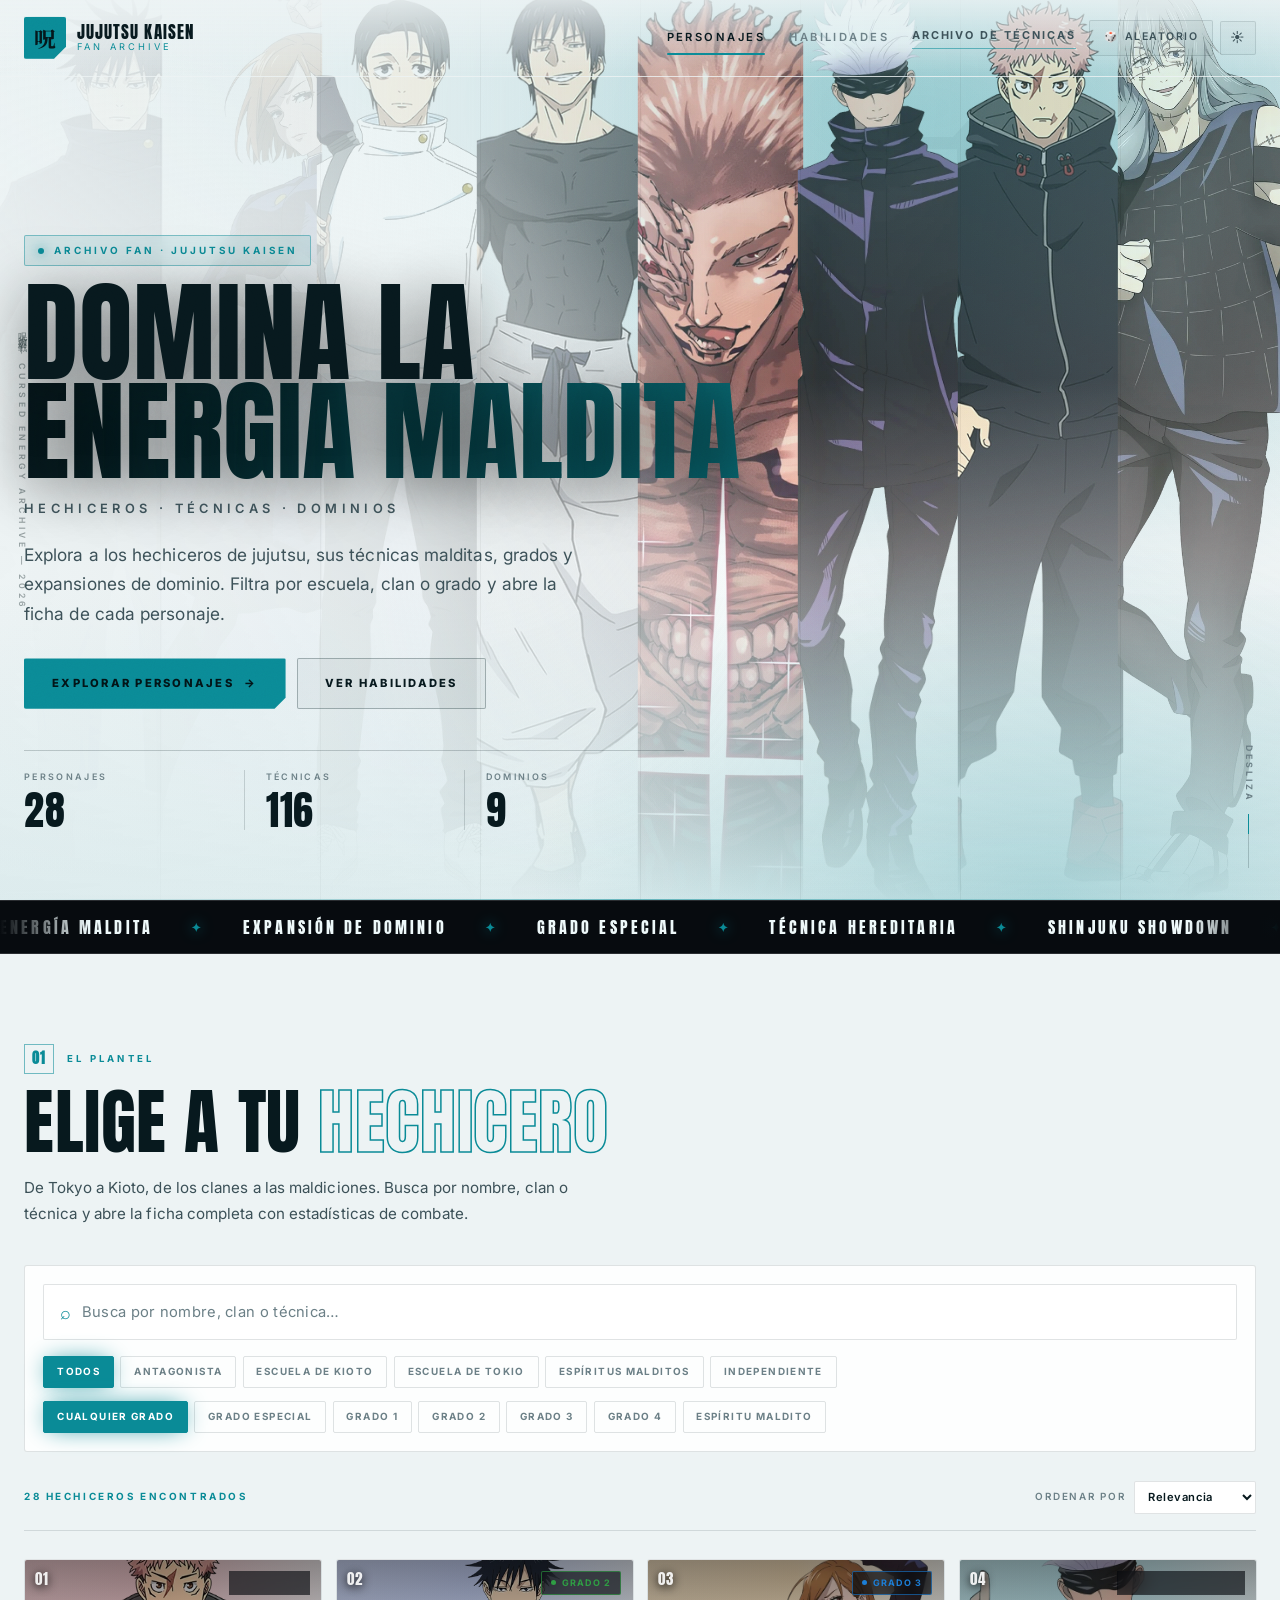
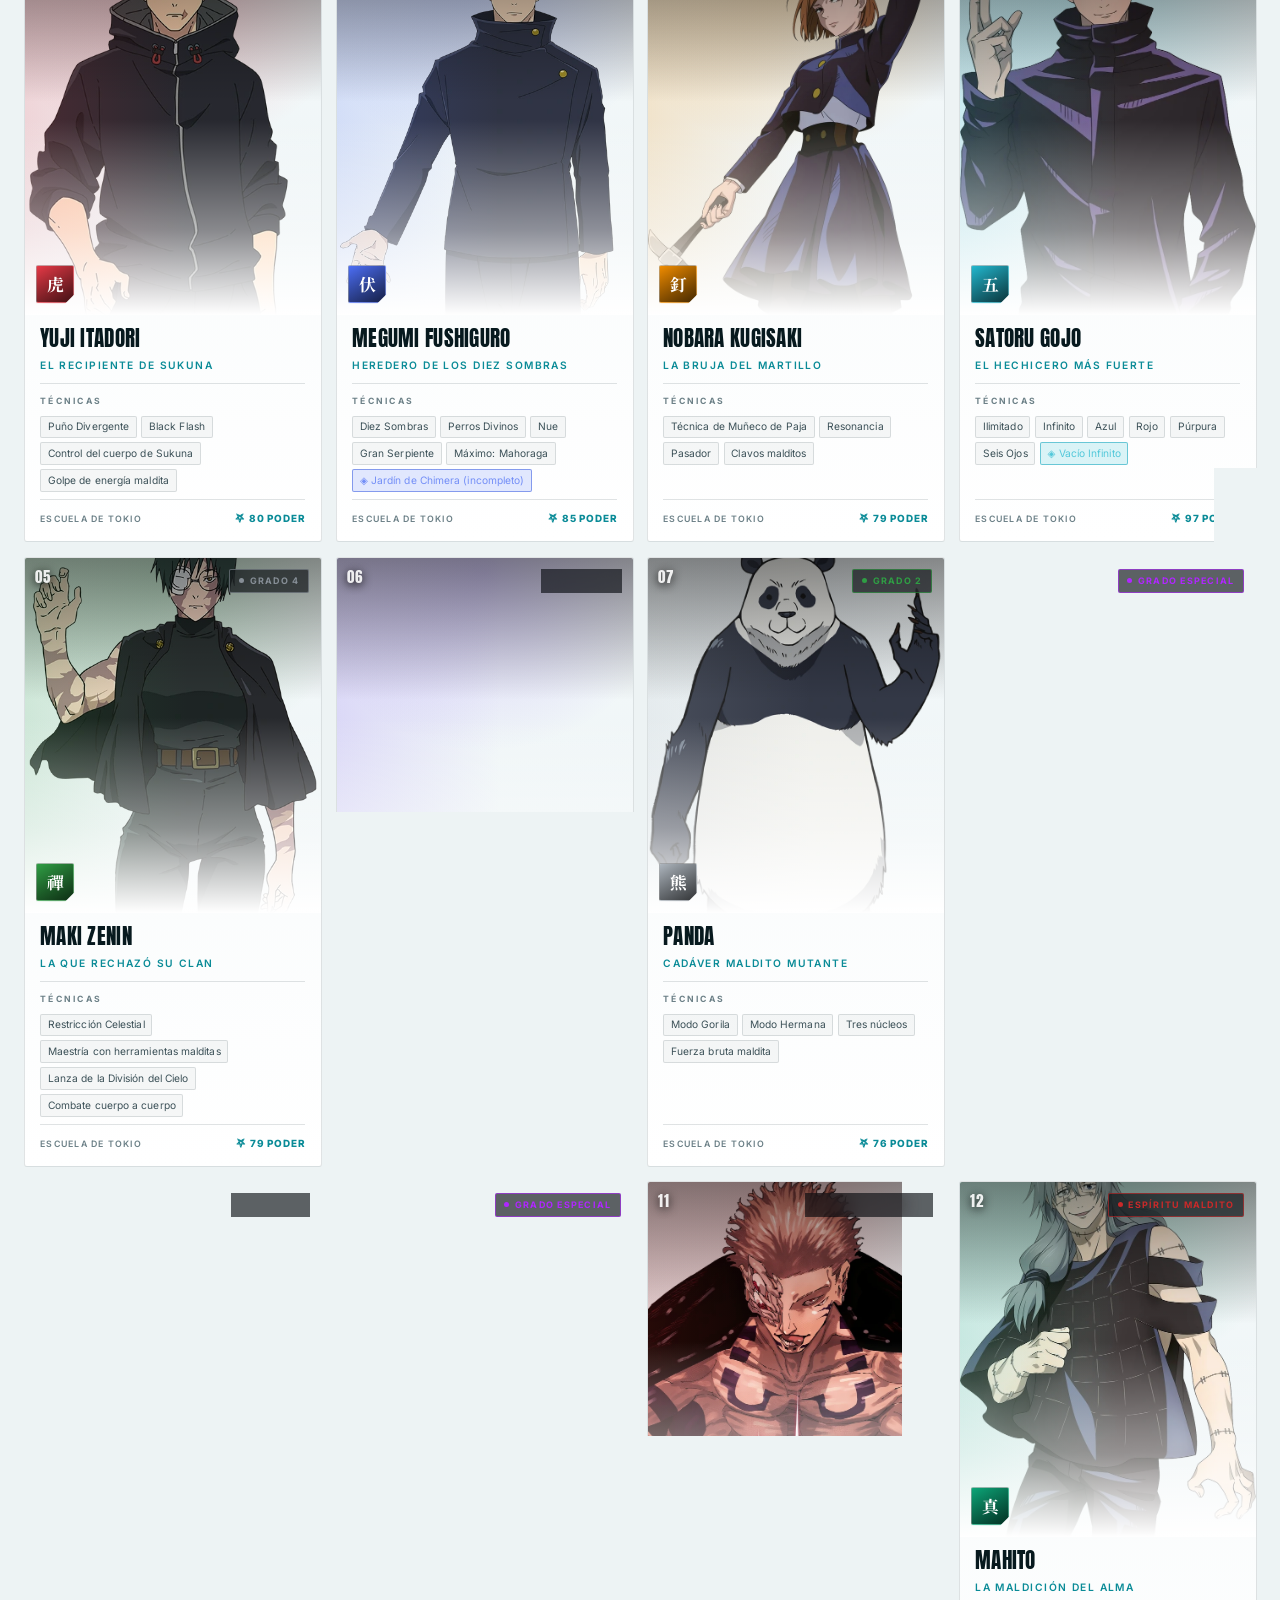
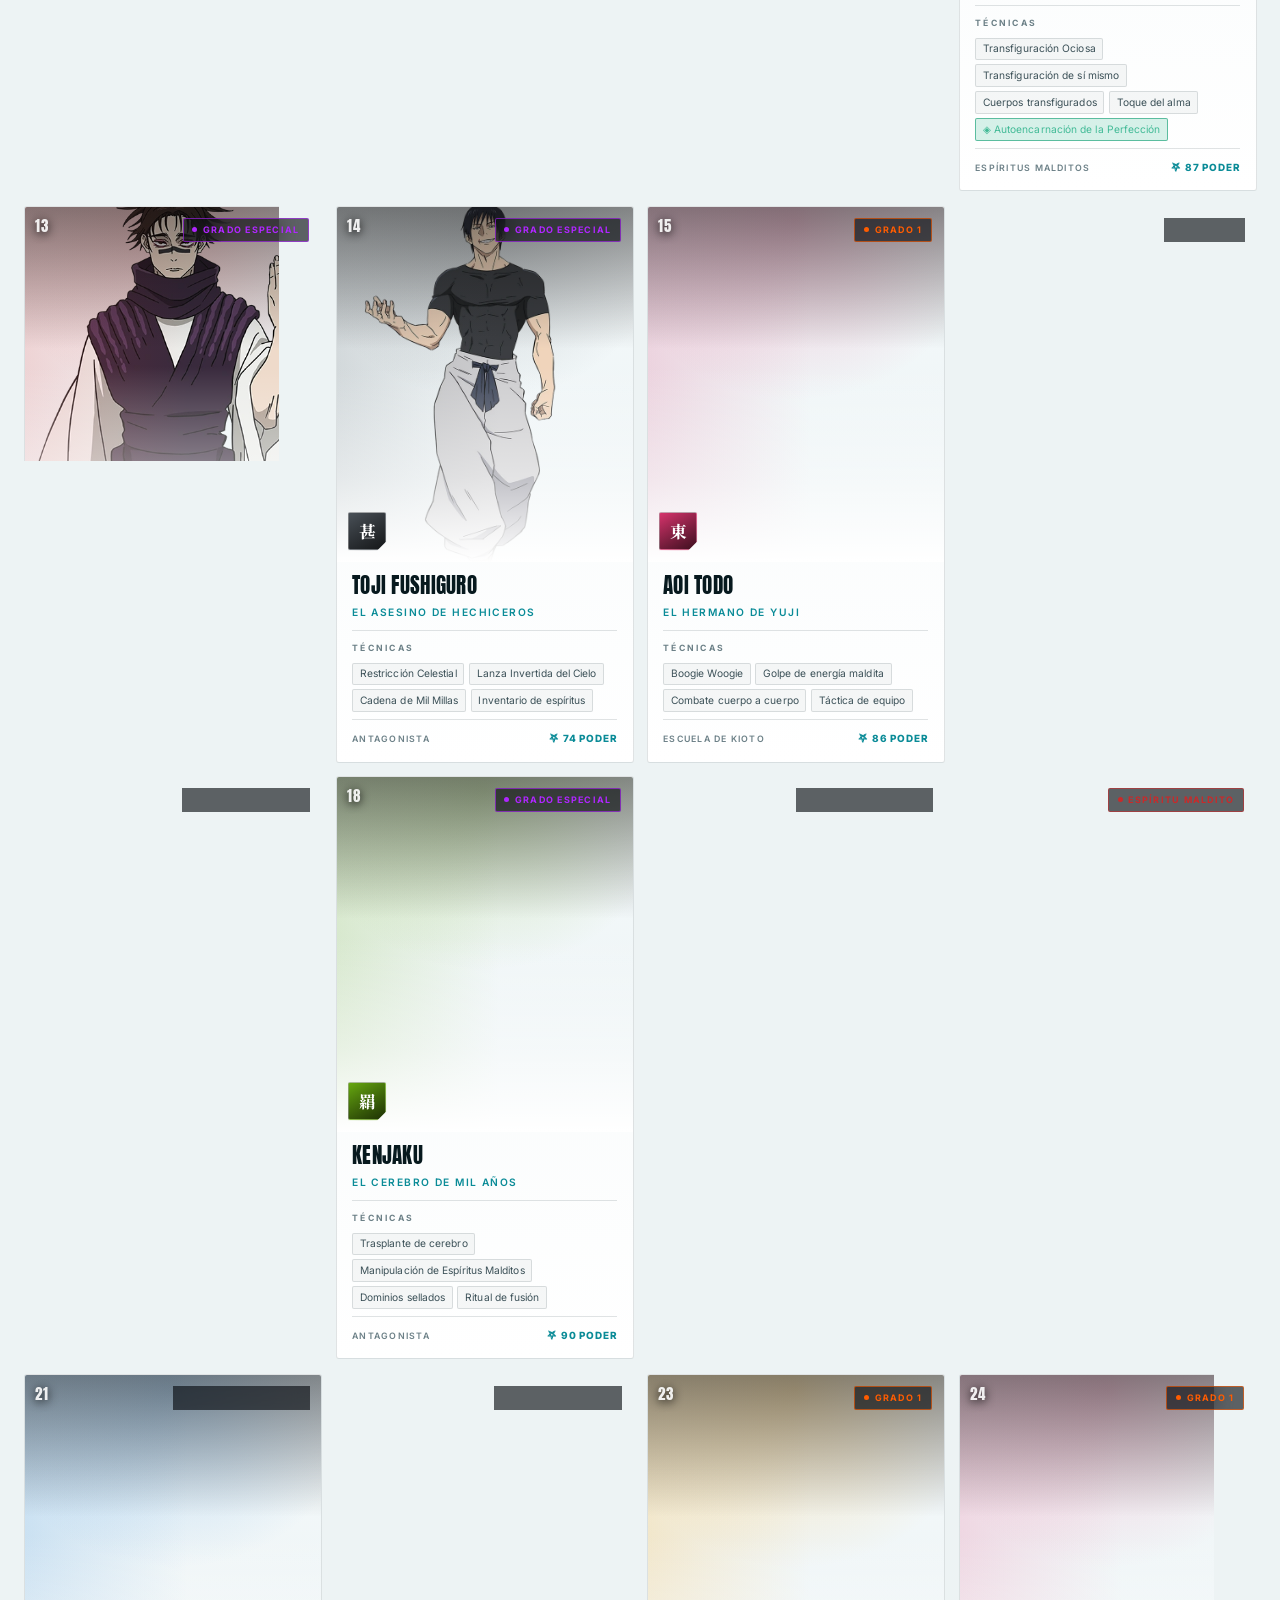
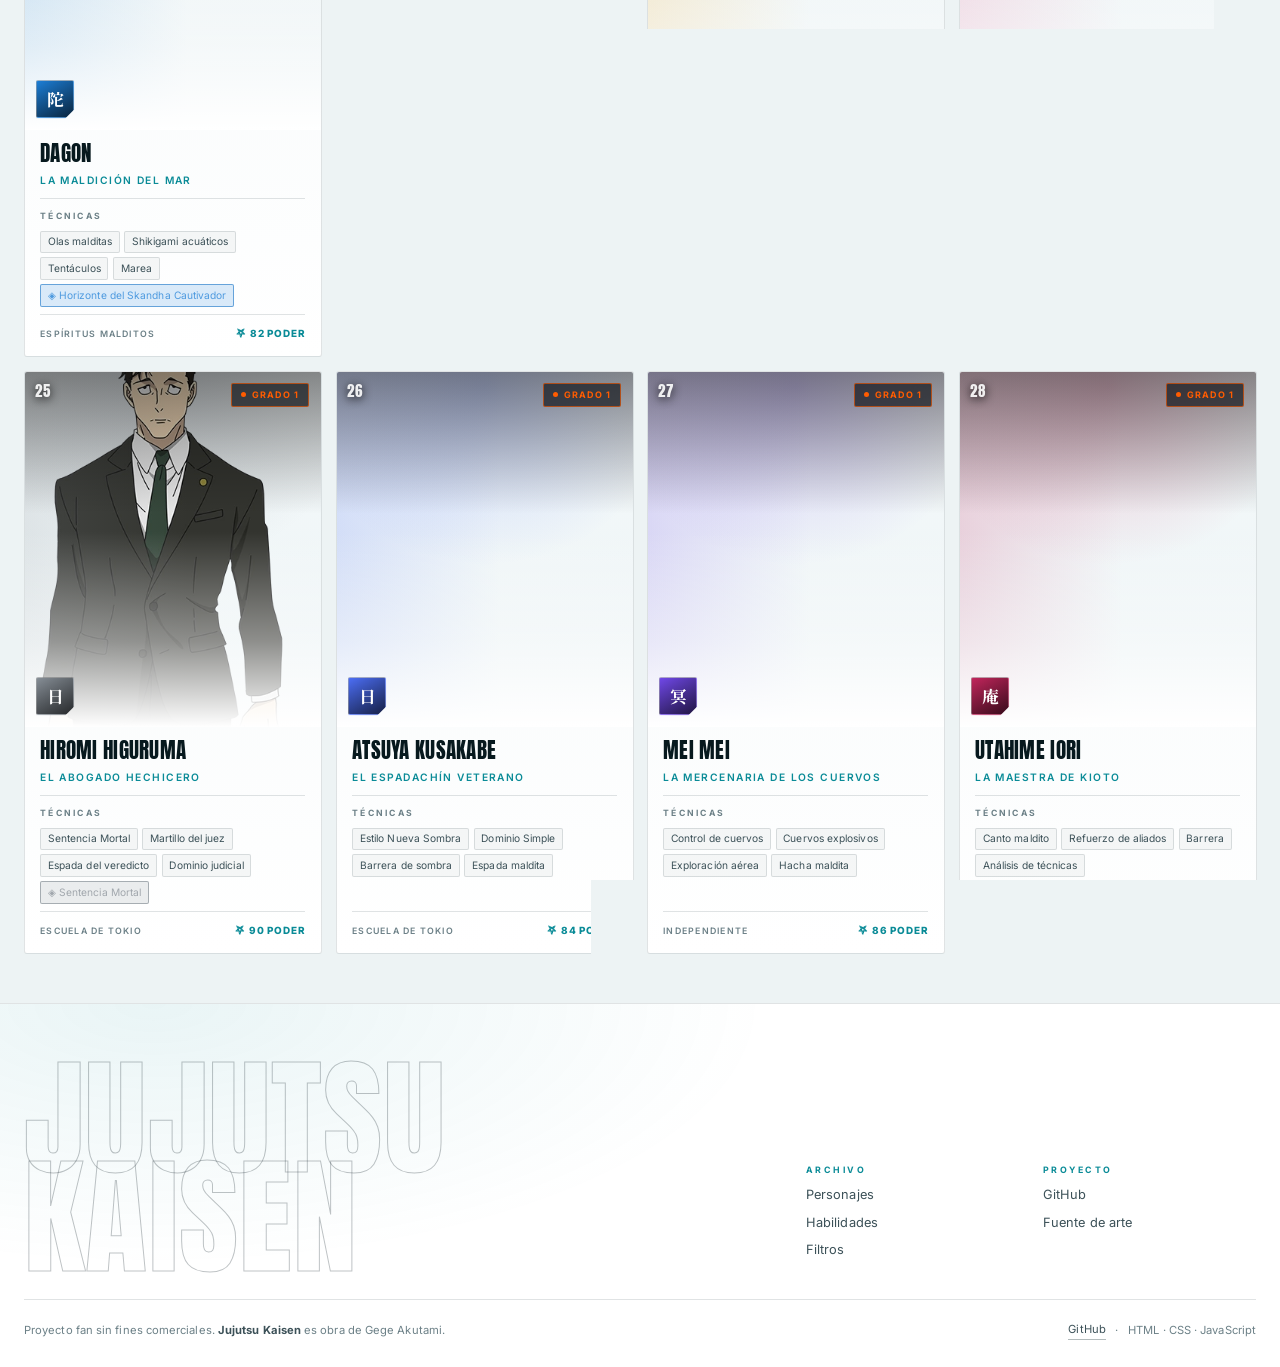
<file: index.html>
<!DOCTYPE html>
<html lang="es">
<head>
  <meta charset="UTF-8" />
  <meta name="viewport" content="width=device-width, initial-scale=1.0" />
  <title>Jujutsu Kaisen — Wiki de Hechiceros</title>
  <meta name="description" content="Wiki no oficial de Jujutsu Kaisen: personajes, técnicas malditas, expansiones de dominio y estadísticas de combate." />
  <link rel="icon" href="data:image/svg+xml,%3Csvg xmlns='http://www.w3.org/2000/svg' viewBox='0 0 100 100'%3E%3Ctext y='.9em' font-size='90'%3E%F0%9F%91%81%EF%B8%8F%3C/text%3E%3C/svg%3E" />
  <link rel="preconnect" href="https://fonts.googleapis.com" />
  <link rel="preconnect" href="https://fonts.gstatic.com" crossorigin />
  <link href="https://fonts.googleapis.com/css2?family=Anton&family=Inter:wght@300;400;500;600;700;800&family=Noto+Serif+JP:wght@700&display=swap" rel="stylesheet" />
  <link rel="stylesheet" href="css/style.css" />
</head>
<body>
  <div class="progress" aria-hidden="true"><i id="progress-bar"></i></div>
  <div class="aura aura-1" aria-hidden="true"></div>
  <div class="aura aura-2" aria-hidden="true"></div>

  <header class="site-header">
    <div class="wrap header-inner">
      <a class="brand" href="#top" aria-label="Jujutsu Kaisen, ir al inicio">
        <span class="brand-mark" aria-hidden="true">呪</span>
        <span class="brand-text">
          <strong>Jujutsu Kaisen</strong>
          <small>Fan archive</small>
        </span>
      </a>

      <nav class="site-nav" aria-label="Secciones">
        <a class="nav-link is-active" href="index.html" aria-current="page">Personajes</a>
        <a class="nav-link" href="habilidades.html">Habilidades</a>
      </nav>

      <nav class="header-actions" aria-label="Acciones">
        <a class="btn-head" href="habilidades.html">Archivo de técnicas</a>
        <button class="btn-ghost" id="btn-random" type="button" title="Personaje aleatorio">
          <span aria-hidden="true">🎲</span> Aleatorio
        </button>
        <button class="btn-ghost" id="btn-theme" type="button" aria-label="Cambiar tema" title="Cambiar tema">
          <span id="theme-icon" aria-hidden="true">☾</span>
        </button>
      </nav>
    </div>
  </header>

  <main id="top">
    <section class="hero" id="inicio">
      <div class="hero-art" aria-hidden="true">
        <img class="hero-art-img" src="assets/personajes/megumi.webp" alt="" />
        <img class="hero-art-img" src="assets/personajes/nobara.webp" alt="" />
        <img class="hero-art-img" src="assets/personajes/yuta.webp" alt="" />
        <img class="hero-art-img" src="assets/personajes/toji.webp" alt="" />
        <img class="hero-art-img" src="assets/personajes/sukuna.webp" alt="" />
        <img class="hero-art-img" src="assets/personajes/gojo.webp" alt="" />
        <img class="hero-art-img" src="assets/personajes/yuji.webp" alt="" />
        <img class="hero-art-img" src="assets/personajes/mahito.webp" alt="" />
      </div>
      <div class="hero-veil" aria-hidden="true"></div>
      <span class="hero-grid" aria-hidden="true"></span>

      <div class="wrap hero-inner">
        <p class="hero-kicker">
          <span class="kicker-dot" aria-hidden="true"></span>
          Archivo fan · Jujutsu Kaisen
        </p>

        <h1 class="hero-title">
          <span class="line">Domina la</span>
          <span class="line accent">energía maldita</span>
          <span class="line line-sm">Hechiceros · Técnicas · Dominios</span>
        </h1>

        <p class="hero-copy">
          Explora a los hechiceros de jujutsu, sus técnicas malditas, grados y expansiones de dominio.
          Filtra por escuela, clan o grado y abre la ficha de cada personaje.
        </p>

        <div class="hero-actions">
          <a class="btn btn-primary" href="#personajes">
            Explorar personajes <span aria-hidden="true">→</span>
          </a>
          <a class="btn btn-outline" href="habilidades.html">Ver habilidades</a>
        </div>

        <dl class="hero-stats">
          <div><dt id="stat-total">0</dt><dd>Personajes</dd></div>
          <div><dt id="stat-techniques">0</dt><dd>Técnicas</dd></div>
          <div><dt id="stat-domains">0</dt><dd>Dominios</dd></div>
        </dl>
      </div>

      <a class="hero-scroll" href="#personajes" aria-label="Bajar al plantel">
        <span>Desliza</span>
        <i aria-hidden="true"></i>
      </a>
      <p class="hero-rail" aria-hidden="true">呪術廻戦 — Cursed energy archive — 2026</p>
    </section>

    <div class="ticker" aria-hidden="true">
      <div class="ticker-track">
        <div class="ticker-group">
          <span>Energía maldita</span><b>✦</b>
          <span>Expansión de dominio</span><b>✦</b>
          <span>Grado especial</span><b>✦</b>
          <span>Técnica hereditaria</span><b>✦</b>
          <span>Shinjuku Showdown</span><b>✦</b>
        </div>
        <div class="ticker-group">
          <span>Energía maldita</span><b>✦</b>
          <span>Expansión de dominio</span><b>✦</b>
          <span>Grado especial</span><b>✦</b>
          <span>Técnica hereditaria</span><b>✦</b>
          <span>Shinjuku Showdown</span><b>✦</b>
        </div>
      </div>
    </div>

    <section class="section-head wrap reveal" id="personajes">
      <p class="section-kicker"><span>01</span> El plantel</p>
      <h2 class="display-title">Elige a tu <em>hechicero</em></h2>
      <p class="section-sub">
        De Tokyo a Kioto, de los clanes a las maldiciones. Busca por nombre, clan o técnica
        y abre la ficha completa con estadísticas de combate.
      </p>
    </section>

    <section class="controls wrap reveal" aria-label="Buscador y filtros">
      <div class="search-box">
        <span class="search-icon" aria-hidden="true">⌕</span>
        <input id="search" type="search" placeholder="Busca por nombre, clan o técnica…" autocomplete="off" aria-label="Buscar personaje" />
        <button id="btn-clear" class="search-clear" type="button" aria-label="Limpiar búsqueda" hidden>✕</button>
      </div>

      <div class="filters">
        <div class="filter-group" id="filters-affiliation" role="group" aria-label="Filtrar por afiliación">
          <button class="chip is-active" data-afiliacion="todos" type="button">Todos</button>
        </div>
        <div class="filter-group" id="filters-grade" role="group" aria-label="Filtrar por grado"></div>
      </div>
    </section>

    <section class="wrap results-head">
      <p class="results-count" id="results-count" role="status" aria-live="polite"></p>
      <label class="sort">
        Ordenar por
        <select id="sort">
          <option value="default">Relevancia</option>
          <option value="nombre">Nombre (A-Z)</option>
          <option value="poder">Poder total</option>
          <option value="grado">Grado</option>
        </select>
      </label>
    </section>

    <section class="wrap">
      <div class="grid" id="grid"></div>
      <p class="empty" id="empty" hidden>
        <span aria-hidden="true">🕳️</span>
        Ningún hechicero coincide con tu búsqueda. Prueba con otro nombre o quita los filtros.
      </p>
    </section>
  </main>

  <footer class="site-footer">
    <div class="wrap footer-top">
      <p class="footer-display" aria-hidden="true">Jujutsu<br />Kaisen</p>
      <div class="footer-cols">
        <div>
          <p class="footer-label">Archivo</p>
          <a href="index.html">Personajes</a>
          <a href="habilidades.html">Habilidades</a>
          <a href="#personajes">Filtros</a>
        </div>
        <div>
          <p class="footer-label">Proyecto</p>
          <a href="https://github.com/valentinahernandezvh8824-del/jujutsu-kaisen" target="_blank" rel="noopener">GitHub</a>
          <a href="https://jujutsu-kaisen.fandom.com/" target="_blank" rel="noopener">Fuente de arte</a>
        </div>
      </div>
    </div>

    <div class="wrap footer-inner">
      <p>
        Proyecto fan sin fines comerciales. <strong>Jujutsu Kaisen</strong> es obra de Gege Akutami.
      </p>
      <p class="footer-meta">
        <a href="https://github.com/valentinahernandezvh8824-del/jujutsu-kaisen" target="_blank" rel="noopener">GitHub</a>
        <span aria-hidden="true">·</span>
        <span>HTML · CSS · JavaScript</span>
      </p>
    </div>
  </footer>

  <!-- Ficha de personaje -->
  <div class="modal" id="modal" role="dialog" aria-modal="true" aria-labelledby="modal-name" hidden>
    <div class="modal-backdrop" data-close></div>
    <article class="modal-card" role="document">
      <button class="modal-close" id="modal-close" type="button" aria-label="Cerrar ficha">✕</button>
      <div class="modal-hero" id="modal-hero">
        <img class="modal-art" id="modal-art" alt="" width="640" height="360" hidden />
        <span class="modal-watermark" id="modal-watermark" aria-hidden="true"></span>
      </div>

      <div class="modal-head">
        <span class="badge" id="modal-grade"></span>
        <h2 id="modal-name"></h2>
        <p class="modal-epithet" id="modal-epithet"></p>
        <p class="modal-meta" id="modal-meta"></p>
      </div>

      <div class="modal-body">
        <p class="modal-desc" id="modal-desc"></p>

        <h3 class="section-title">Técnicas</h3>
        <ul class="tech-list" id="modal-techs"></ul>

        <div id="modal-domain-wrap" hidden>
          <h3 class="section-title">Expansión de Dominio</h3>
          <p class="domain-box" id="modal-domain"></p>
        </div>

        <h3 class="section-title">Estadísticas de combate</h3>
        <div class="stats" id="modal-stats"></div>
      </div>
    </article>
  </div>

  <script src="js/data.js"></script>
  <script src="js/imagenes.js"></script>
  <script src="js/ui.js"></script>
  <script src="js/app.js"></script>
</body>
</html>
</file>
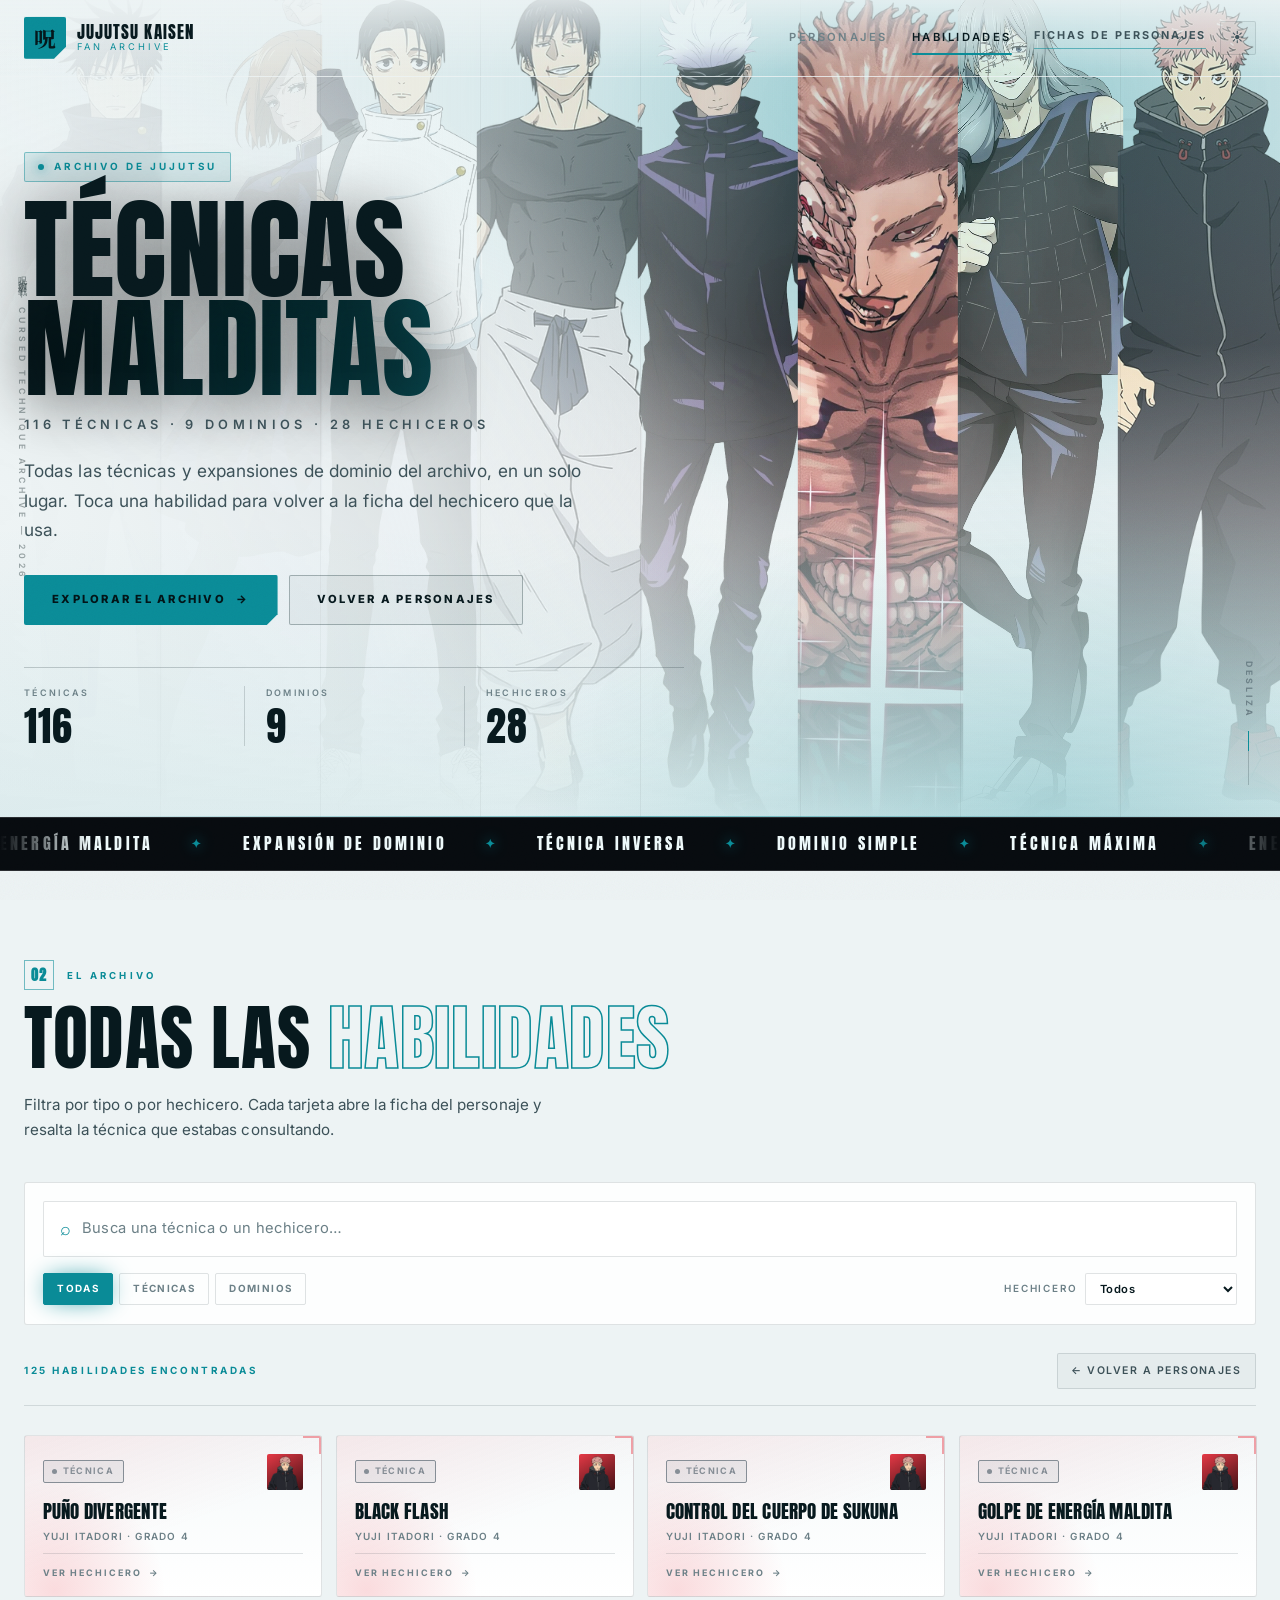
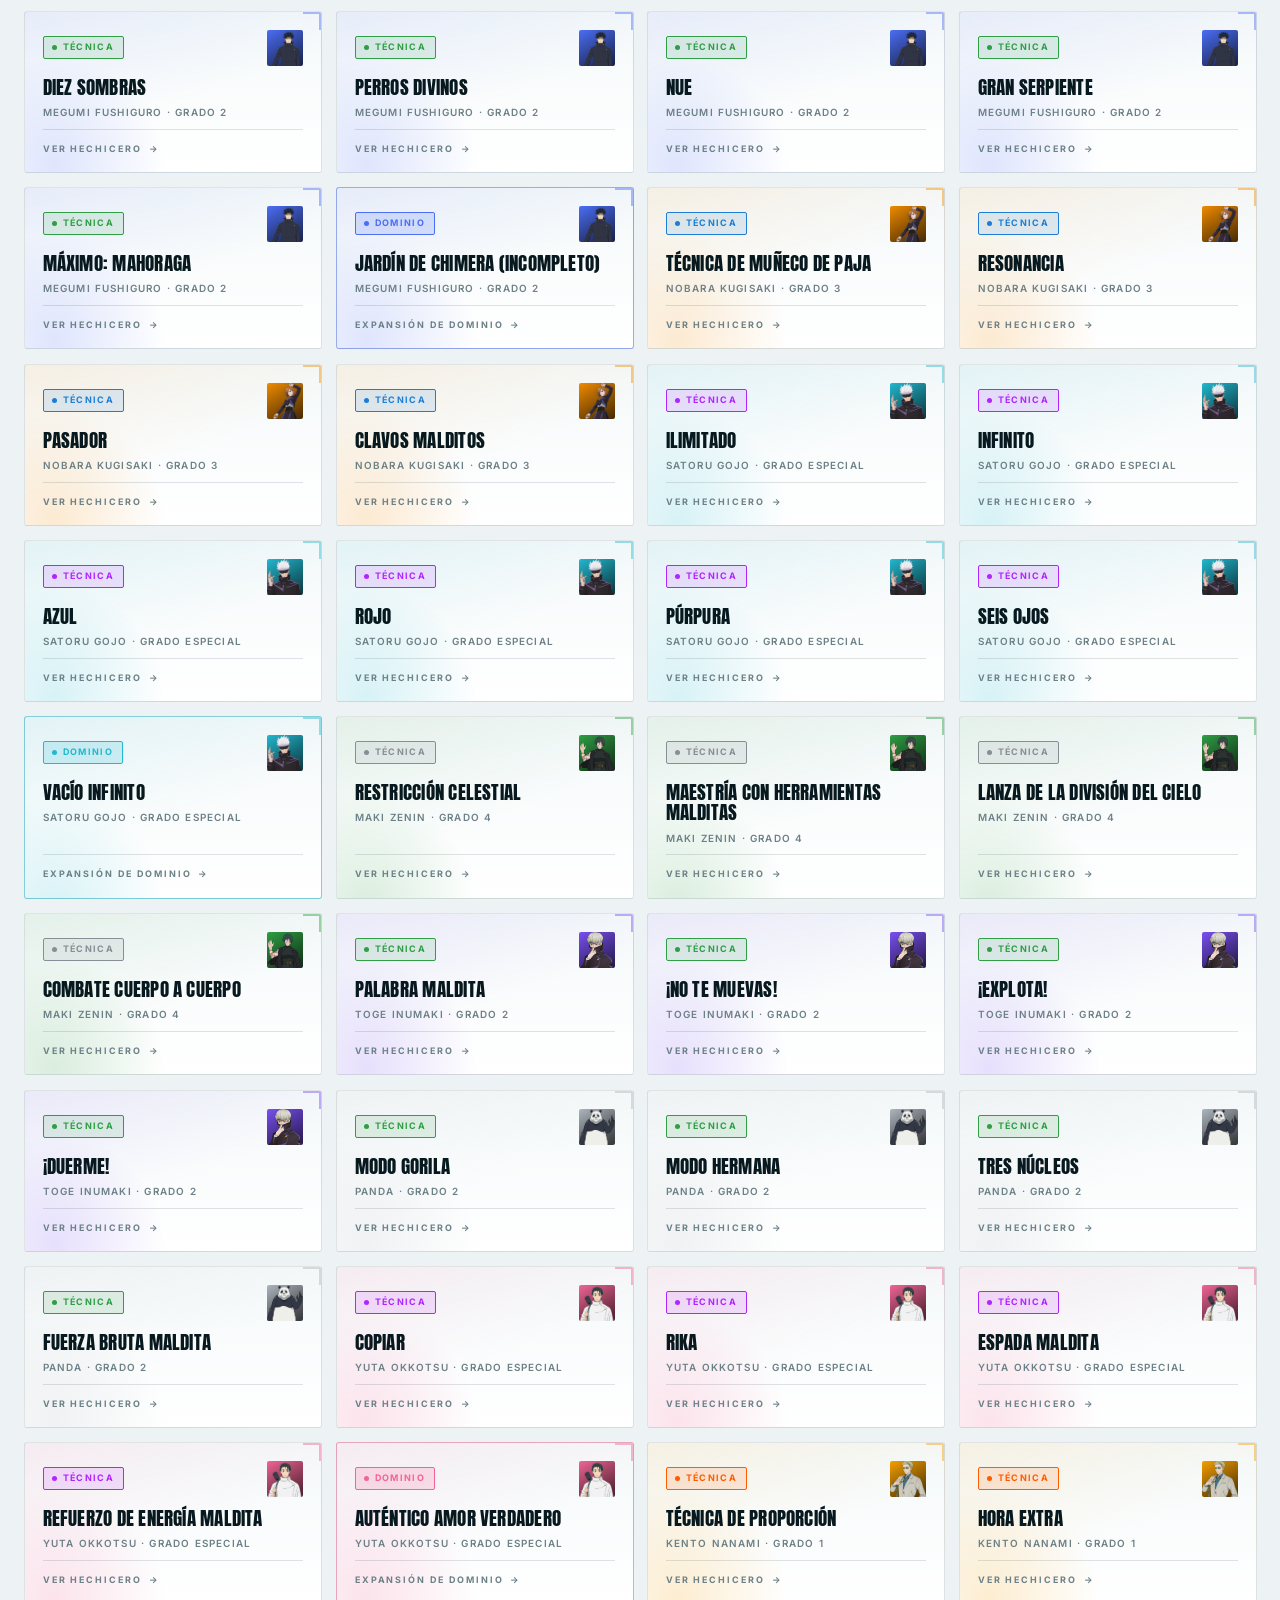
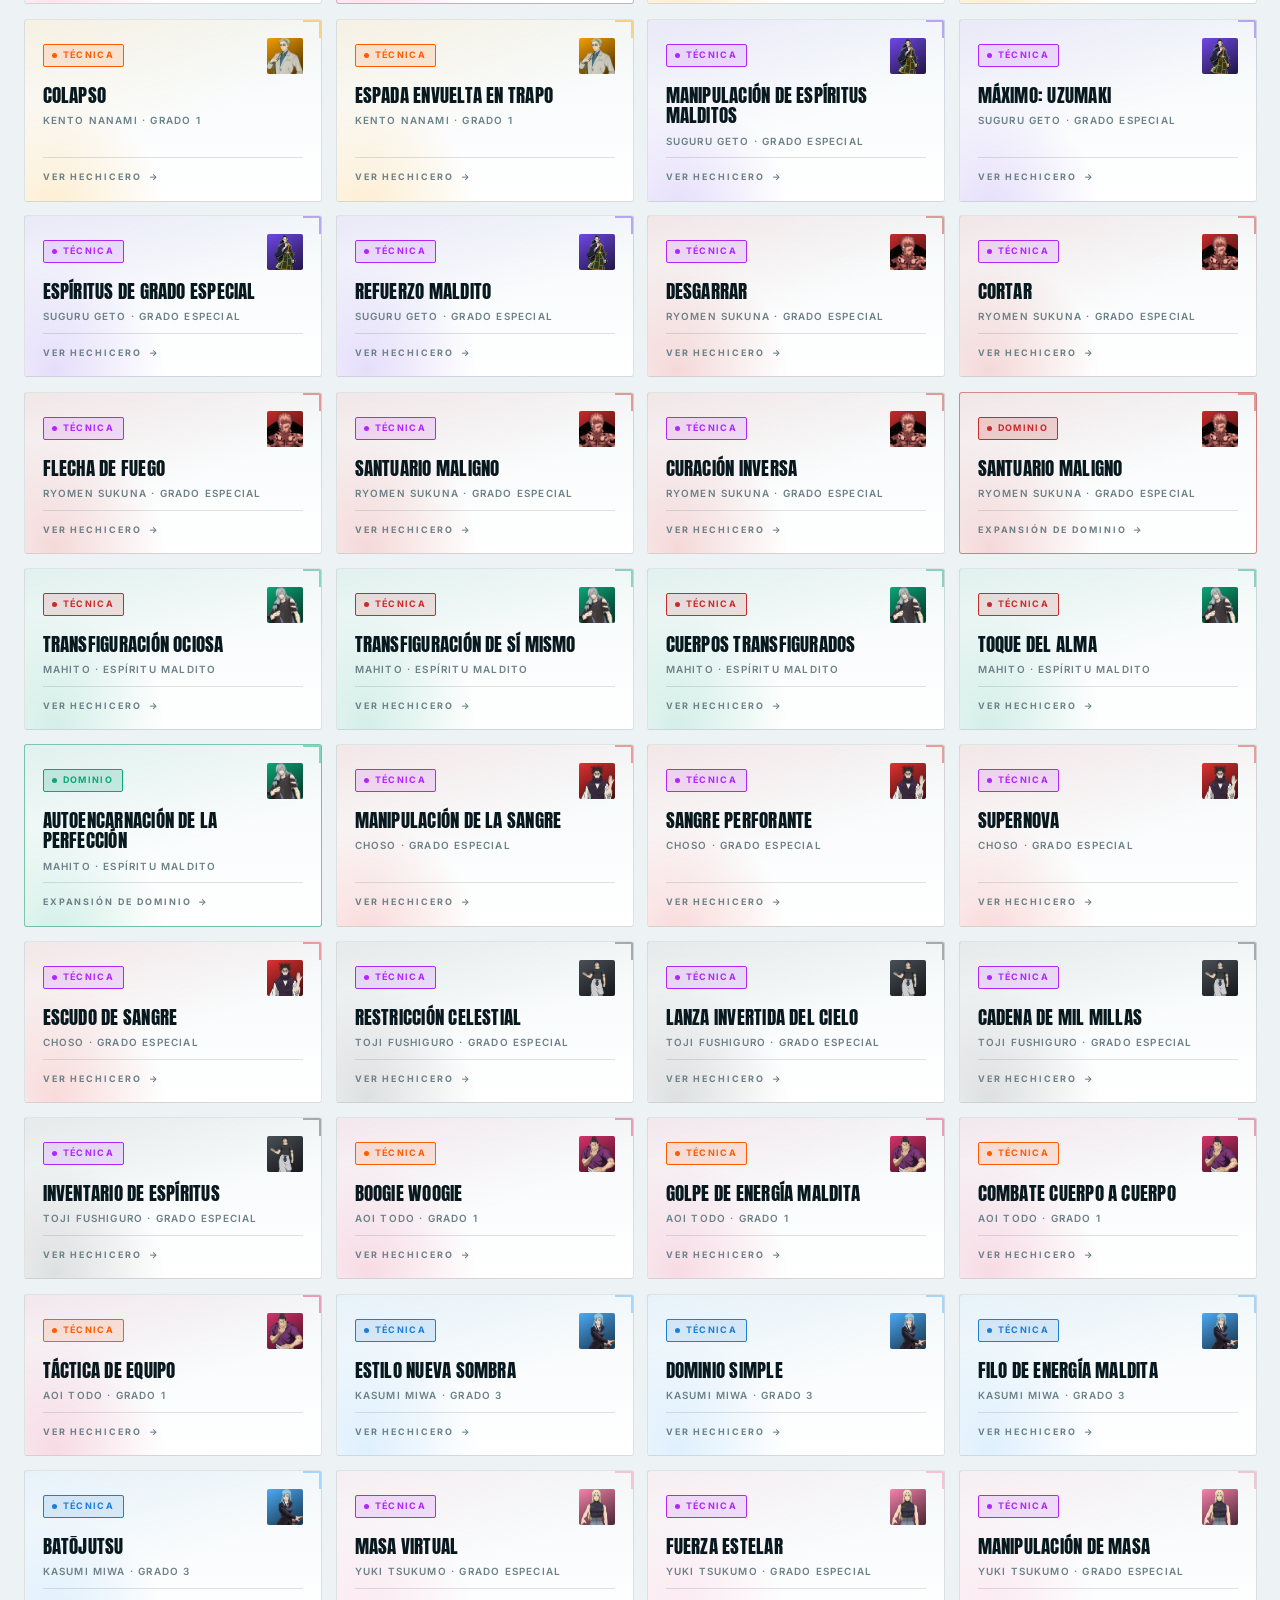
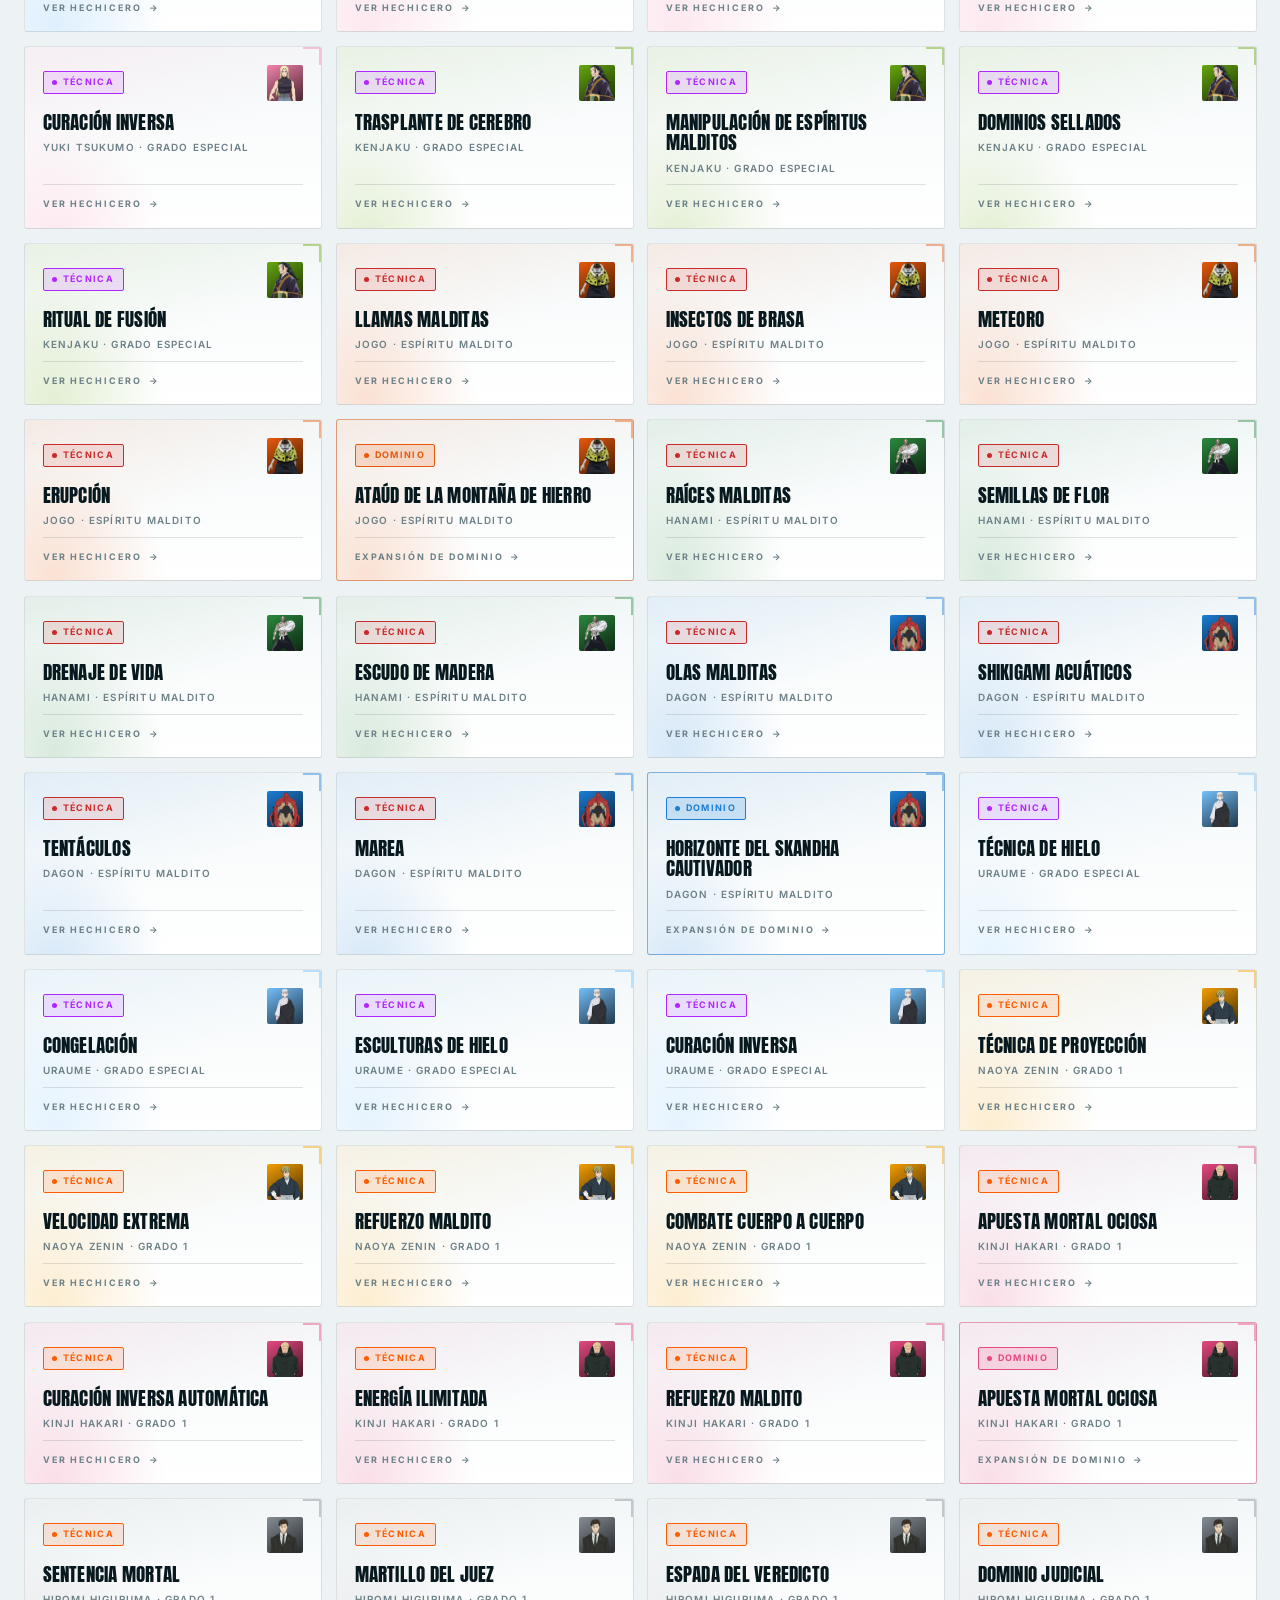
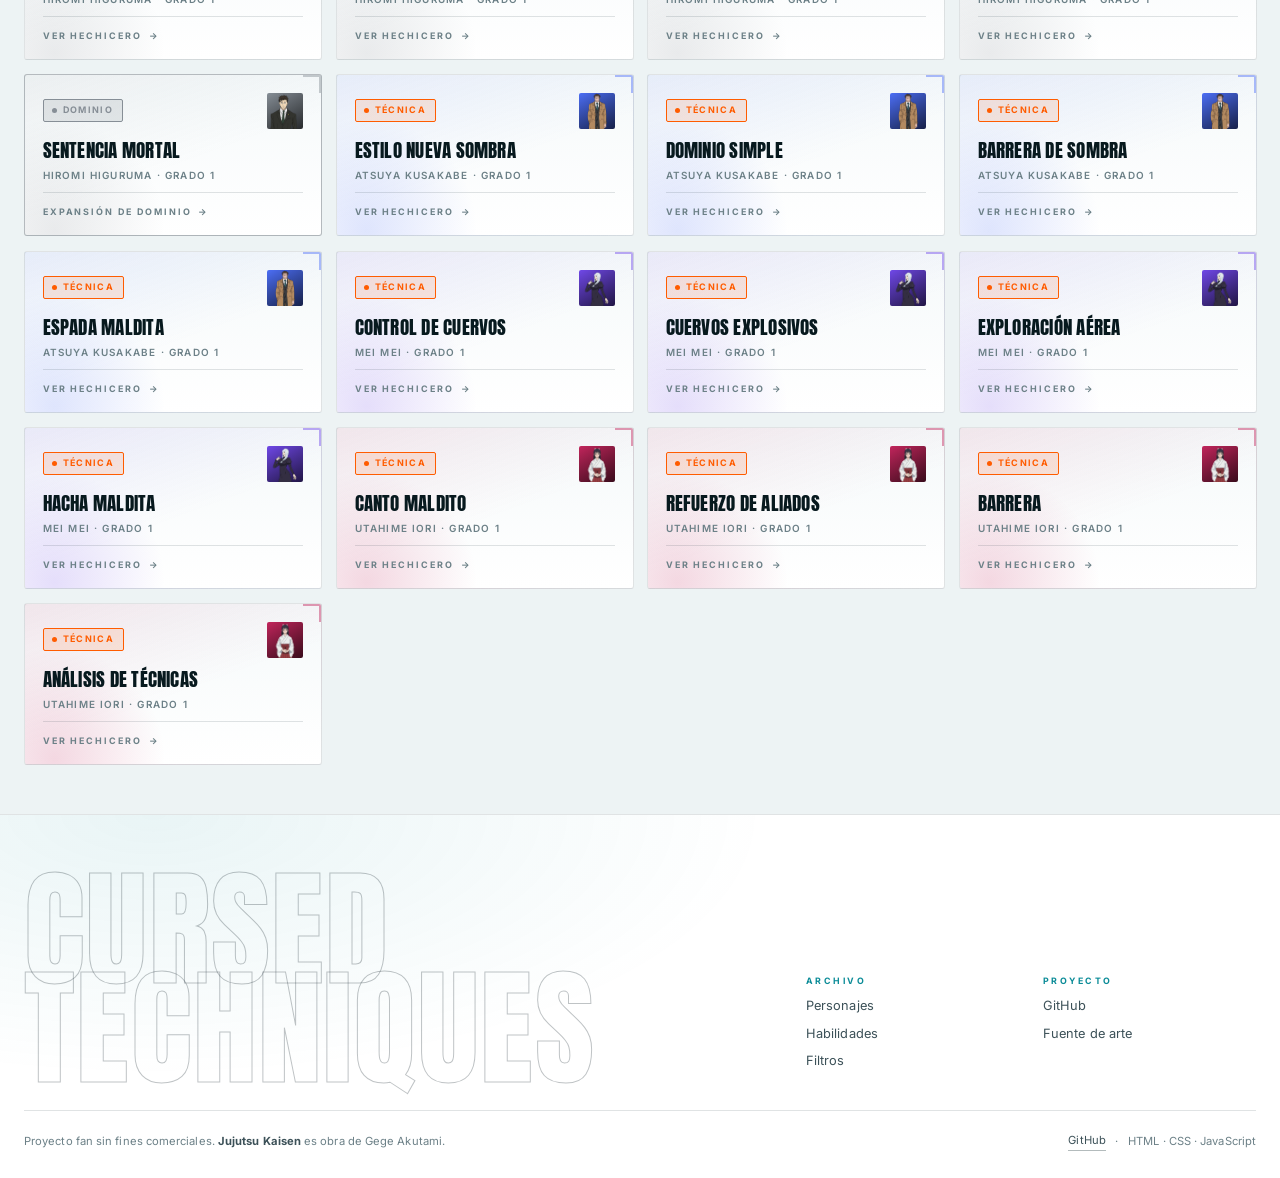
<file: habilidades.html>
<!DOCTYPE html>
<html lang="es">
<head>
  <meta charset="UTF-8" />
  <meta name="viewport" content="width=device-width, initial-scale=1.0" />
  <title>Habilidades — Jujutsu Kaisen</title>
  <meta name="description" content="Archivo de técnicas malditas y expansiones de dominio de Jujutsu Kaisen, con filtros por tipo y por hechicero." />
  <link rel="icon" href="data:image/svg+xml,%3Csvg xmlns='http://www.w3.org/2000/svg' viewBox='0 0 100 100'%3E%3Ctext y='.9em' font-size='90'%3E%F0%9F%91%81%EF%B8%8F%3C/text%3E%3C/svg%3E" />
  <link rel="preconnect" href="https://fonts.googleapis.com" />
  <link rel="preconnect" href="https://fonts.gstatic.com" crossorigin />
  <link href="https://fonts.googleapis.com/css2?family=Anton&family=Inter:wght@300;400;500;600;700;800&family=Noto+Serif+JP:wght@700&display=swap" rel="stylesheet" />
  <link rel="stylesheet" href="css/style.css" />
</head>
<body>
  <div class="progress" aria-hidden="true"><i id="progress-bar"></i></div>
  <div class="aura aura-1" aria-hidden="true"></div>
  <div class="aura aura-2" aria-hidden="true"></div>

  <header class="site-header">
    <div class="wrap header-inner">
      <a class="brand" href="index.html" aria-label="Jujutsu Kaisen, ir al inicio">
        <span class="brand-mark" aria-hidden="true">呪</span>
        <span class="brand-text">
          <strong>Jujutsu Kaisen</strong>
          <small>Fan archive</small>
        </span>
      </a>

      <nav class="site-nav" aria-label="Secciones">
        <a class="nav-link" href="index.html">Personajes</a>
        <a class="nav-link is-active" href="habilidades.html" aria-current="page">Habilidades</a>
      </nav>

      <div class="header-actions">
        <a class="btn-head" href="index.html">Fichas de personajes</a>
        <button class="btn-ghost" id="btn-theme" type="button" aria-label="Cambiar tema" title="Cambiar tema">
          <span id="theme-icon" aria-hidden="true">☾</span>
        </button>
      </div>
    </div>
  </header>

  <main id="top">
    <section class="hero hero--skills" id="inicio">
      <div class="hero-art" aria-hidden="true">
        <img class="hero-art-img" src="assets/personajes/megumi.webp" alt="" />
        <img class="hero-art-img" src="assets/personajes/nobara.webp" alt="" />
        <img class="hero-art-img" src="assets/personajes/yuta.webp" alt="" />
        <img class="hero-art-img" src="assets/personajes/toji.webp" alt="" />
        <img class="hero-art-img" src="assets/personajes/gojo.webp" alt="" />
        <img class="hero-art-img" src="assets/personajes/sukuna.webp" alt="" />
        <img class="hero-art-img" src="assets/personajes/mahito.webp" alt="" />
        <img class="hero-art-img" src="assets/personajes/yuji.webp" alt="" />
      </div>
      <div class="hero-veil" aria-hidden="true"></div>
      <span class="hero-grid" aria-hidden="true"></span>

      <div class="wrap hero-inner">
        <p class="hero-kicker">
          <span class="kicker-dot" aria-hidden="true"></span>
          Archivo de jujutsu
        </p>

        <h1 class="hero-title">
          <span class="line">Técnicas</span>
          <span class="line accent">malditas</span>
          <span class="line line-sm">116 técnicas · 9 dominios · 28 hechiceros</span>
        </h1>

        <p class="hero-copy">
          Todas las técnicas y expansiones de dominio del archivo, en un solo lugar.
          Toca una habilidad para volver a la ficha del hechicero que la usa.
        </p>

        <div class="hero-actions">
          <a class="btn btn-primary" href="#archivo">Explorar el archivo <span aria-hidden="true">→</span></a>
          <a class="btn btn-outline" href="index.html">Volver a personajes</a>
        </div>

        <dl class="hero-stats">
          <div><dt id="stat-tecnicas">0</dt><dd>Técnicas</dd></div>
          <div><dt id="stat-dominios">0</dt><dd>Dominios</dd></div>
          <div><dt id="stat-autores">0</dt><dd>Hechiceros</dd></div>
        </dl>
      </div>

      <a class="hero-scroll" href="#archivo" aria-label="Bajar al archivo">
        <span>Desliza</span>
        <i aria-hidden="true"></i>
      </a>
      <p class="hero-rail" aria-hidden="true">呪術廻戦 — Cursed technique archive — 2026</p>
    </section>

    <div class="ticker" aria-hidden="true">
      <div class="ticker-track">
        <div class="ticker-group">
          <span>Energía maldita</span><b>✦</b>
          <span>Expansión de dominio</span><b>✦</b>
          <span>Técnica inversa</span><b>✦</b>
          <span>Dominio simple</span><b>✦</b>
          <span>Técnica máxima</span><b>✦</b>
        </div>
        <div class="ticker-group">
          <span>Energía maldita</span><b>✦</b>
          <span>Expansión de dominio</span><b>✦</b>
          <span>Técnica inversa</span><b>✦</b>
          <span>Dominio simple</span><b>✦</b>
          <span>Técnica máxima</span><b>✦</b>
        </div>
      </div>
    </div>

    <section class="section-head wrap reveal" id="archivo">
      <p class="section-kicker"><span>02</span> El archivo</p>
      <h2 class="display-title">Todas las <em>habilidades</em></h2>
      <p class="section-sub">
        Filtra por tipo o por hechicero. Cada tarjeta abre la ficha del personaje
        y resalta la técnica que estabas consultando.
      </p>
    </section>

    <section class="controls wrap reveal" aria-label="Buscador y filtros">
      <div class="search-box">
        <span class="search-icon" aria-hidden="true">⌕</span>
        <input id="search" type="search" placeholder="Busca una técnica o un hechicero…" autocomplete="off" aria-label="Buscar técnica" />
        <button id="btn-clear" class="search-clear" type="button" aria-label="Limpiar búsqueda" hidden>✕</button>
      </div>

      <div class="filters">
        <div class="filter-group" id="filters-tipo" role="group" aria-label="Filtrar por tipo">
          <button class="chip is-active" data-tipo="todas" type="button">Todas</button>
          <button class="chip" data-tipo="tecnica" type="button">Técnicas</button>
          <button class="chip" data-tipo="dominio" type="button">Dominios</button>
        </div>
        <label class="sort">
          Hechicero
          <select id="filtro-autor">
            <option value="todos">Todos</option>
          </select>
        </label>
      </div>
    </section>

    <section class="wrap results-head">
      <p class="results-count" id="results-count" role="status" aria-live="polite"></p>
      <a class="btn-ghost" href="index.html">← Volver a personajes</a>
    </section>

    <section class="wrap">
      <div class="grid tech-grid" id="grid-tech"></div>
      <p class="empty" id="empty" hidden>
        <span aria-hidden="true">🕳️</span>
        No hay habilidades que coincidan. Prueba con otro término o cambia los filtros.
      </p>
    </section>
  </main>

  <footer class="site-footer">
    <div class="wrap footer-top">
      <p class="footer-display" aria-hidden="true">Cursed<br />Techniques</p>
      <div class="footer-cols">
        <div>
          <p class="footer-label">Archivo</p>
          <a href="index.html">Personajes</a>
          <a href="habilidades.html">Habilidades</a>
          <a href="#archivo">Filtros</a>
        </div>
        <div>
          <p class="footer-label">Proyecto</p>
          <a href="https://github.com/valentinahernandezvh8824-del/jujutsu-kaisen" target="_blank" rel="noopener">GitHub</a>
          <a href="https://jujutsu-kaisen.fandom.com/" target="_blank" rel="noopener">Fuente de arte</a>
        </div>
      </div>
    </div>

    <div class="wrap footer-inner">
      <p>Proyecto fan sin fines comerciales. <strong>Jujutsu Kaisen</strong> es obra de Gege Akutami.</p>
      <p class="footer-meta">
        <a href="https://github.com/valentinahernandezvh8824-del/jujutsu-kaisen" target="_blank" rel="noopener">GitHub</a>
        <span aria-hidden="true">·</span>
        <span>HTML · CSS · JavaScript</span>
      </p>
    </div>
  </footer>

  <script src="js/data.js"></script>
  <script src="js/imagenes.js"></script>
  <script src="js/ui.js"></script>
  <script src="js/habilidades.js"></script>
</body>
</html>
</file>
<file: css/style.css>
/* ============================================================
   Jujutsu Kaisen — Wiki de hechiceros
   Hoja de estilos principal
   ============================================================ */

:root {
  --bg: #07070d;
  --bg-soft: #0d0d17;
  --surface: rgba(255, 255, 255, 0.035);
  --surface-strong: rgba(255, 255, 255, 0.07);
  --border: rgba(255, 255, 255, 0.09);
  --border-strong: rgba(255, 255, 255, 0.18);
  --text: #f3f0ff;
  --text-soft: #b9b2cc;
  --text-dim: #7d7691;
  --accent: #b026ff;
  --accent-2: #ff2e63;
  --accent-3: #22d3ee;
  --ring: rgba(176, 38, 255, 0.45);
  --shadow: 0 24px 60px -24px rgba(0, 0, 0, 0.9);
  --radius: 18px;
  --radius-sm: 12px;
  --maxw: 1180px;
  --ease: cubic-bezier(0.22, 1, 0.36, 1);
}

[data-theme="light"] {
  --bg: #f6f4fb;
  --bg-soft: #ffffff;
  --surface: rgba(20, 12, 40, 0.04);
  --surface-strong: rgba(20, 12, 40, 0.07);
  --border: rgba(20, 12, 40, 0.12);
  --border-strong: rgba(20, 12, 40, 0.24);
  --text: #16102a;
  --text-soft: #4b4266;
  --text-dim: #7a7192;
  --accent: #7c1fd1;
  --accent-2: #e01e4f;
  --accent-3: #0a8ea3;
  --ring: rgba(124, 31, 209, 0.35);
  --shadow: 0 22px 50px -26px rgba(40, 20, 90, 0.45);
}

*,
*::before,
*::after {
  box-sizing: border-box;
}

/* El atributo hidden debe ganar siempre a cualquier display de clase */
[hidden] {
  display: none !important;
}

html {
  scroll-behavior: smooth;
}

body {
  margin: 0;
  min-height: 100vh;
  background: var(--bg);
  color: var(--text);
  font-family: "Segoe UI", "Inter", system-ui, -apple-system, "Helvetica Neue", sans-serif;
  line-height: 1.6;
  -webkit-font-smoothing: antialiased;
  overflow-x: hidden;
}

/* Textura sutil de fondo */
body::before {
  content: "";
  position: fixed;
  inset: 0;
  pointer-events: none;
  z-index: 0;
  background-image: radial-gradient(rgba(255, 255, 255, 0.05) 1px, transparent 1px);
  background-size: 34px 34px;
  opacity: 0.5;
  mask-image: radial-gradient(circle at 50% 0%, #000 10%, transparent 75%);
}

[data-theme="light"] body::before {
  background-image: radial-gradient(rgba(20, 12, 40, 0.09) 1px, transparent 1px);
}

img {
  max-width: 100%;
  display: block;
}

a {
  color: inherit;
}

.wrap {
  width: min(100% - 2.5rem, var(--maxw));
  margin-inline: auto;
  position: relative;
  z-index: 1;
}

/* ---------- Auras decorativas ---------- */
.aura {
  position: fixed;
  border-radius: 50%;
  filter: blur(110px);
  opacity: 0.45;
  pointer-events: none;
  z-index: 0;
  animation: drift 18s ease-in-out infinite alternate;
}

.aura-1 {
  width: 520px;
  height: 520px;
  top: -180px;
  left: -140px;
  background: radial-gradient(circle, var(--accent), transparent 68%);
}

.aura-2 {
  width: 460px;
  height: 460px;
  top: 12%;
  right: -180px;
  background: radial-gradient(circle, var(--accent-2), transparent 70%);
  animation-delay: -7s;
}

@keyframes drift {
  from {
    transform: translate3d(0, 0, 0) scale(1);
  }
  to {
    transform: translate3d(40px, 50px, 0) scale(1.12);
  }
}

/* ---------- Cabecera ---------- */
.site-header {
  position: sticky;
  top: 0;
  z-index: 40;
  backdrop-filter: blur(16px);
  background: color-mix(in srgb, var(--bg) 78%, transparent);
  border-bottom: 1px solid var(--border);
}

.header-inner {
  display: flex;
  align-items: center;
  justify-content: space-between;
  gap: 1rem;
  padding-block: 0.85rem;
}

.brand {
  display: flex;
  align-items: center;
  gap: 0.75rem;
  text-decoration: none;
}

.brand-mark {
  display: grid;
  place-items: center;
  width: 44px;
  height: 44px;
  border-radius: 13px;
  font-size: 1.3rem;
  font-weight: 700;
  color: #fff;
  background: linear-gradient(140deg, var(--accent), var(--accent-2));
  box-shadow: 0 0 26px var(--ring);
}

.brand-text {
  display: flex;
  flex-direction: column;
  line-height: 1.15;
}

.brand-text strong {
  font-size: 1.02rem;
  letter-spacing: 0.02em;
}

.brand-text small {
  font-size: 0.72rem;
  color: var(--text-dim);
  text-transform: uppercase;
  letter-spacing: 0.18em;
}

.header-actions {
  display: flex;
  gap: 0.5rem;
}

.btn-ghost {
  display: inline-flex;
  align-items: center;
  gap: 0.4rem;
  padding: 0.5rem 0.9rem;
  border-radius: 999px;
  border: 1px solid var(--border);
  background: var(--surface);
  color: var(--text-soft);
  font: inherit;
  font-size: 0.86rem;
  cursor: pointer;
  transition: border-color 0.2s, color 0.2s, background 0.2s, transform 0.2s var(--ease);
}

.btn-ghost:hover {
  color: var(--text);
  border-color: var(--border-strong);
  background: var(--surface-strong);
  transform: translateY(-1px);
}

.btn-ghost:focus-visible,
.chip:focus-visible,
.search-box:focus-within,
select:focus-visible {
  outline: 2px solid var(--ring);
  outline-offset: 2px;
}

/* ---------- Hero ---------- */
.hero {
  padding-block: clamp(3rem, 8vw, 6rem) 2.5rem;
}

.hero-kicker {
  margin: 0 0 1rem;
  font-size: 0.74rem;
  letter-spacing: 0.28em;
  text-transform: uppercase;
  color: var(--accent-3);
}

.hero-title {
  margin: 0;
  font-size: clamp(2.4rem, 7vw, 4.6rem);
  line-height: 1.02;
  letter-spacing: -0.03em;
  font-weight: 800;
}

.hero-title .stroke {
  color: transparent;
  -webkit-text-stroke: 1.5px var(--text-soft);
}

.hero-title .gradient {
  background: linear-gradient(100deg, var(--accent), var(--accent-2) 55%, var(--accent-3));
  -webkit-background-clip: text;
  background-clip: text;
  color: transparent;
}

.hero-copy {
  max-width: 56ch;
  margin: 1.3rem 0 0;
  color: var(--text-soft);
  font-size: clamp(1rem, 1.4vw, 1.1rem);
}

.hero-stats {
  display: flex;
  flex-wrap: wrap;
  gap: 2.5rem;
  margin: 2.4rem 0 0;
  padding: 0;
}

.hero-stats div {
  display: flex;
  flex-direction: column-reverse;
}

.hero-stats dt {
  font-size: clamp(1.6rem, 3vw, 2.1rem);
  font-weight: 800;
  letter-spacing: -0.02em;
  font-variant-numeric: tabular-nums;
}

.hero-stats dd {
  margin: 0;
  font-size: 0.74rem;
  letter-spacing: 0.16em;
  text-transform: uppercase;
  color: var(--text-dim);
}

/* ---------- Buscador y filtros ---------- */
.controls {
  display: grid;
  gap: 1rem;
  padding-block: 1.2rem 0;
}

.search-box {
  display: flex;
  align-items: center;
  gap: 0.7rem;
  padding: 0 1rem;
  border-radius: 999px;
  border: 1px solid var(--border);
  background: var(--surface);
  transition: border-color 0.2s, background 0.2s;
}

.search-box:focus-within {
  border-color: var(--accent);
  background: var(--surface-strong);
}

.search-icon {
  font-size: 1.25rem;
  color: var(--text-dim);
}

.search-box input {
  flex: 1;
  padding: 0.95rem 0;
  border: 0;
  background: transparent;
  color: var(--text);
  font: inherit;
  font-size: 1rem;
  outline: none;
}

.search-box input::placeholder {
  color: var(--text-dim);
}

.search-box input::-webkit-search-cancel-button {
  display: none;
}

.search-clear {
  border: 0;
  background: transparent;
  color: var(--text-dim);
  font-size: 0.95rem;
  cursor: pointer;
  padding: 0.25rem;
}

.search-clear:hover {
  color: var(--accent-2);
}

.filters {
  display: flex;
  flex-wrap: wrap;
  gap: 0.55rem;
  justify-content: space-between;
}

.filter-group {
  display: flex;
  flex-wrap: wrap;
  gap: 0.45rem;
}

.chip {
  padding: 0.42rem 0.85rem;
  border-radius: 999px;
  border: 1px solid var(--border);
  background: transparent;
  color: var(--text-soft);
  font: inherit;
  font-size: 0.82rem;
  cursor: pointer;
  transition: all 0.18s var(--ease);
}

.chip:hover {
  border-color: var(--border-strong);
  color: var(--text);
}

.chip.is-active {
  color: #fff;
  border-color: transparent;
  background: linear-gradient(120deg, var(--accent), var(--accent-2));
  box-shadow: 0 8px 22px -12px var(--accent);
}

[data-theme="light"] .chip.is-active {
  color: #fff;
}

/* ---------- Resultados ---------- */
.results-head {
  display: flex;
  align-items: center;
  justify-content: space-between;
  gap: 1rem;
  flex-wrap: wrap;
  padding-block: 1.6rem 0.9rem;
}

.results-count {
  margin: 0;
  font-size: 0.82rem;
  letter-spacing: 0.12em;
  text-transform: uppercase;
  color: var(--text-dim);
}

.sort {
  display: inline-flex;
  align-items: center;
  gap: 0.5rem;
  font-size: 0.82rem;
  color: var(--text-dim);
}

.sort select {
  padding: 0.45rem 0.6rem;
  border-radius: 10px;
  border: 1px solid var(--border);
  background: var(--surface);
  color: var(--text);
  font: inherit;
  font-size: 0.82rem;
  cursor: pointer;
}

/* ---------- Tarjetas ---------- */
.grid {
  display: grid;
  grid-template-columns: repeat(auto-fill, minmax(258px, 1fr));
  gap: 1.1rem;
  padding-block: 0.4rem 2rem;
}

.card {
  position: relative;
  display: flex;
  flex-direction: column;
  border-radius: var(--radius);
  border: 1px solid var(--border);
  background:
    linear-gradient(160deg, var(--surface-strong), transparent 55%),
    var(--bg-soft);
  color: inherit;
  font: inherit;
  cursor: pointer;
  overflow: hidden;
  isolation: isolate;
  transition: transform 0.35s var(--ease), border-color 0.3s, box-shadow 0.35s;
  animation: rise 0.5s var(--ease) both;
}

.card::after {
  content: "";
  position: absolute;
  inset: -40% 40% 55% -40%;
  background: radial-gradient(circle, var(--card-color), transparent 62%);
  opacity: 0.18;
  z-index: -1;
  transition: opacity 0.35s;
}

.card:hover,
.card:focus-within {
  transform: translateY(-5px);
  border-color: color-mix(in srgb, var(--card-color) 55%, var(--border));
  box-shadow: 0 26px 45px -30px var(--card-color);
}

.card:hover::after,
.card:focus-within::after {
  opacity: 0.34;
}

.card:focus-within {
  outline: 2px solid var(--card-color);
  outline-offset: 2px;
}

.card-open {
  position: absolute;
  inset: 0;
  z-index: 2;
  border: 0;
  border-radius: inherit;
  background: transparent;
  cursor: pointer;
}

.card-open:focus-visible {
  outline: none;
}

@keyframes rise {
  from {
    opacity: 0;
    transform: translateY(14px);
  }
  to {
    opacity: 1;
    transform: translateY(0);
  }
}

.card-media {
  position: relative;
  aspect-ratio: 5 / 4;
  overflow: hidden;
  background: #0a0812;
}

.card-media::after {
  content: "";
  position: absolute;
  inset: 0;
  pointer-events: none;
  background:
    linear-gradient(to top, var(--bg-soft) 1%, transparent 46%),
    linear-gradient(to bottom, rgba(0, 0, 0, 0.28), transparent 45%);
}

.card-art {
  width: 100%;
  height: 100%;
  object-fit: cover;
  object-position: 50% 12%;
  transition: transform 0.6s var(--ease);
}

.card-watermark {
  display: none;
}

.card-media.is-placeholder {
  display: grid;
  place-items: center;
  background:
    radial-gradient(circle at 50% 32%, color-mix(in srgb, var(--card-color) 34%, transparent), transparent 68%),
    linear-gradient(160deg, #15101f, #08060e);
}

.card-media.is-placeholder .card-watermark {
  display: block;
  font-family: "Yu Mincho", "Hiragino Mincho ProN", "Noto Serif JP", "MS Mincho", serif;
  font-size: 5.2rem;
  font-weight: 700;
  line-height: 1;
  color: color-mix(in srgb, var(--card-color) 55%, #ffffff);
  opacity: 0.28;
  letter-spacing: 0.08em;
  transform: translateY(-6px);
}

.card:hover .card-art,
.card:focus-within .card-art {
  transform: scale(1.07);
}

.card-emblem {
  position: absolute;
  left: 0.9rem;
  bottom: 0.85rem;
  z-index: 1;
  display: grid;
  place-items: center;
  width: 42px;
  height: 42px;
  border-radius: 12px;
  border: 1px solid rgba(255, 255, 255, 0.2);
  font-size: 1.1rem;
  font-weight: 700;
  color: #fff;
  background: linear-gradient(150deg, var(--card-color), color-mix(in srgb, var(--card-color) 35%, #000));
  box-shadow: 0 0 22px -4px var(--card-color), 0 8px 18px -8px rgba(0, 0, 0, 0.9);
}

.card-media .badge {
  position: absolute;
  top: 0.8rem;
  right: 0.8rem;
  z-index: 1;
  background: rgba(8, 6, 16, 0.65);
  backdrop-filter: blur(8px);
  border-color: color-mix(in srgb, var(--badge-color) 60%, transparent);
}

.card-body {
  display: flex;
  flex-direction: column;
  gap: 0.5rem;
  flex: 1;
  padding: 0.75rem 1.1rem 1.1rem;
}

.badge {
  display: inline-flex;
  align-items: center;
  gap: 0.35rem;
  padding: 0.22rem 0.6rem;
  border-radius: 999px;
  font-size: 0.68rem;
  font-weight: 700;
  letter-spacing: 0.08em;
  text-transform: uppercase;
  white-space: nowrap;
  border: 1px solid currentColor;
  color: var(--badge-color, var(--accent));
  background: color-mix(in srgb, var(--badge-color, var(--accent)) 12%, transparent);
}

.badge::before {
  content: "";
  width: 6px;
  height: 6px;
  border-radius: 50%;
  background: currentColor;
}

.card-name {
  margin: 0;
  font-size: 1.12rem;
  line-height: 1.25;
  letter-spacing: -0.01em;
}

.card-epithet {
  margin: 0.15rem 0 0;
  font-size: 0.82rem;
  color: var(--text-dim);
}

.card-tech {
  margin: 0;
  padding-top: 0.75rem;
  border-top: 1px dashed var(--border);
  font-size: 0.82rem;
  color: var(--text-soft);
}

.card-tech span {
  display: block;
  font-size: 0.66rem;
  letter-spacing: 0.16em;
  text-transform: uppercase;
  color: var(--text-dim);
  margin-bottom: 0.3rem;
}

.card-tech-list {
  display: flex;
  flex-wrap: wrap;
  gap: 0.3rem;
  margin: 0;
  padding: 0;
  list-style: none;
}

.tech-mini {
  padding: 0.16rem 0.45rem;
  border-radius: 7px;
  border: 1px solid var(--border);
  background: var(--surface);
  font-size: 0.7rem;
  line-height: 1.4;
  color: var(--text-soft);
  transition: border-color 0.2s, color 0.2s;
}

.card:hover .tech-mini {
  border-color: var(--border-strong);
  color: var(--text);
}

.tech-mini.is-domain {
  border-color: color-mix(in srgb, var(--card-color) 45%, var(--border));
  background: color-mix(in srgb, var(--card-color) 12%, transparent);
  color: color-mix(in srgb, var(--card-color) 72%, var(--text));
}

.card-foot {
  display: flex;
  align-items: center;
  justify-content: space-between;
  gap: 0.6rem;
  font-size: 0.74rem;
  color: var(--text-dim);
  margin-top: auto;
}

.card-power {
  display: inline-flex;
  align-items: center;
  gap: 0.35rem;
  font-weight: 700;
  color: var(--card-color);
}

.empty {
  padding: 3rem 1rem 4rem;
  text-align: center;
  color: var(--text-soft);
}

.empty span {
  display: block;
  font-size: 2rem;
  margin-bottom: 0.5rem;
}

/* ---------- Modal ---------- */
.modal {
  position: fixed;
  inset: 0;
  z-index: 90;
  display: grid;
  place-items: center;
  padding: 1.2rem;
}

.modal-backdrop {
  position: absolute;
  inset: 0;
  background: rgba(4, 2, 10, 0.72);
  backdrop-filter: blur(6px);
  animation: fade 0.25s ease both;
}

.modal-card {
  position: relative;
  width: min(100%, 720px);
  max-height: 90vh;
  overflow-y: auto;
  border-radius: 22px;
  border: 1px solid var(--border-strong);
  background: var(--bg-soft);
  box-shadow: var(--shadow);
  animation: pop 0.32s var(--ease) both;
  scrollbar-width: thin;
}

@keyframes fade {
  from {
    opacity: 0;
  }
}

@keyframes pop {
  from {
    opacity: 0;
    transform: translateY(18px) scale(0.97);
  }
}

.modal-close {
  position: absolute;
  top: 0.9rem;
  right: 0.9rem;
  z-index: 2;
  width: 36px;
  height: 36px;
  border-radius: 50%;
  border: 1px solid var(--border-strong);
  background: rgba(10, 8, 20, 0.55);
  color: #fff;
  font-size: 0.9rem;
  cursor: pointer;
  transition: background 0.2s, transform 0.2s;
}

.modal-close:hover {
  background: var(--accent-2);
  transform: rotate(90deg);
}

.modal-hero {
  position: relative;
  aspect-ratio: 16 / 8;
  overflow: hidden;
  background: #0a0812;
}

.modal-art {
  width: 100%;
  height: 100%;
  object-fit: cover;
  object-position: 50% 18%;
}

.modal-watermark {
  display: none;
}

.modal-hero.is-placeholder {
  display: grid;
  place-items: center;
  background:
    radial-gradient(circle at 50% 40%, color-mix(in srgb, var(--modal-color) 36%, transparent), transparent 70%),
    linear-gradient(160deg, #15101f, #08060e);
}

.modal-hero.is-placeholder .modal-watermark {
  display: block;
  font-family: "Yu Mincho", "Hiragino Mincho ProN", "Noto Serif JP", "MS Mincho", serif;
  font-size: clamp(4rem, 12vw, 6.5rem);
  font-weight: 700;
  line-height: 1;
  color: color-mix(in srgb, var(--modal-color) 55%, #ffffff);
  opacity: 0.32;
}

.modal-hero::after {
  content: "";
  position: absolute;
  inset: 0;
  pointer-events: none;
  background: linear-gradient(to top, var(--bg-soft) 2%, transparent 58%);
}

.modal-head {
  position: relative;
  z-index: 1;
  min-width: 0;
  padding: 0 1.6rem;
  margin-top: -1.6rem;
}

.modal-head h2 {
  margin: 0.55rem 0 0.15rem;
  font-size: clamp(1.5rem, 3.6vw, 2.1rem);
  line-height: 1.1;
  letter-spacing: -0.02em;
}

.modal-epithet {
  margin: 0;
  color: color-mix(in srgb, var(--text) 75%, transparent);
  font-size: 0.92rem;
}

.modal-meta {
  margin: 0.35rem 0 0;
  font-size: 0.76rem;
  letter-spacing: 0.1em;
  text-transform: uppercase;
  color: color-mix(in srgb, var(--text) 60%, transparent);
}

.modal-body {
  padding: 1.5rem 1.6rem 1.9rem;
}

.modal-desc {
  margin: 0 0 1.4rem;
  color: var(--text-soft);
}

.section-title {
  margin: 1.4rem 0 0.7rem;
  font-size: 0.7rem;
  letter-spacing: 0.2em;
  text-transform: uppercase;
  color: var(--text-dim);
}

.tech-list {
  display: flex;
  flex-wrap: wrap;
  gap: 0.45rem;
  margin: 0;
  padding: 0;
  list-style: none;
}

.tech-list li {
  padding: 0.35rem 0.7rem;
  border-radius: 999px;
  border: 1px solid var(--border);
  background: var(--surface);
  font-size: 0.8rem;
  color: var(--text-soft);
}

.domain-box {
  margin: 0;
  padding: 0.85rem 1rem;
  border-left: 3px solid var(--accent-2);
  border-radius: 0 12px 12px 0;
  background: color-mix(in srgb, var(--accent-2) 10%, transparent);
  font-weight: 600;
  letter-spacing: 0.01em;
}

.stats {
  display: grid;
  gap: 0.65rem;
}

.stat-row {
  display: grid;
  grid-template-columns: 5.6rem 1fr 2.2rem;
  align-items: center;
  gap: 0.7rem;
  font-size: 0.8rem;
  color: var(--text-soft);
}

.stat-bar {
  height: 7px;
  border-radius: 999px;
  background: var(--surface-strong);
  overflow: hidden;
}

.stat-bar i {
  display: block;
  height: 100%;
  border-radius: inherit;
  background: linear-gradient(90deg, var(--modal-color), var(--accent-3));
  width: 0;
  transition: width 0.8s var(--ease);
}

.stat-value {
  font-variant-numeric: tabular-nums;
  text-align: right;
  color: var(--text-dim);
}

/* ---------- Pie ---------- */
.site-footer {
  margin-top: 3rem;
  border-top: 1px solid var(--border);
  background: color-mix(in srgb, var(--bg) 60%, transparent);
}

.footer-inner {
  display: flex;
  flex-wrap: wrap;
  align-items: center;
  justify-content: space-between;
  gap: 0.8rem;
  padding-block: 1.6rem;
  font-size: 0.82rem;
  color: var(--text-dim);
}

.footer-inner p {
  margin: 0;
}

.footer-meta {
  display: flex;
  gap: 0.6rem;
  align-items: center;
}

.footer-meta a {
  color: var(--text-soft);
  text-decoration: none;
  border-bottom: 1px solid var(--border-strong);
}

.footer-meta a:hover {
  color: var(--accent-3);
}

/* ---------- Responsive ---------- */
@media (max-width: 720px) {
  .header-inner {
    padding-block: 0.7rem;
  }

  .header-actions .btn-ghost {
    padding: 0.5rem 0.7rem;
  }

  .hero-stats {
    gap: 1.6rem;
  }

  .modal-hero {
    aspect-ratio: 16 / 11;
  }

  .modal-head {
    padding: 0 1.2rem;
    margin-top: -1.2rem;
  }

  .modal-body {
    padding: 1.2rem 1.2rem 1.6rem;
  }

  .stat-row {
    grid-template-columns: 4.6rem 1fr 2rem;
  }

  .results-head {
    gap: 0.5rem;
  }

  .filters {
    justify-content: flex-start;
  }
}

@media (max-width: 460px) {
  .grid {
    grid-template-columns: 1fr;
  }

  #btn-random span {
    display: none;
  }
}

/* ---------- Accesibilidad ---------- */
@media (prefers-reduced-motion: reduce) {
  *,
  *::before,
  *::after {
    animation-duration: 0.01ms !important;
    animation-iteration-count: 1 !important;
    transition-duration: 0.01ms !important;
    scroll-behavior: auto !important;
  }
}

/* ============================================================
   Navegación entre secciones
   ============================================================ */

.site-nav {
  display: flex;
  gap: 0.3rem;
  align-items: center;
}

.nav-link {
  position: relative;
  padding: 0.45rem 0.7rem;
  border-radius: 999px;
  color: var(--text-dim);
  font-size: 0.86rem;
  text-decoration: none;
  transition: color 0.2s;
}

.nav-link::after {
  content: "";
  position: absolute;
  left: 0.7rem;
  right: 0.7rem;
  bottom: 0.2rem;
  height: 2px;
  border-radius: 2px;
  background: linear-gradient(90deg, var(--accent), var(--accent-2));
  transform: scaleX(0);
  transform-origin: left;
  transition: transform 0.3s var(--ease);
}

.nav-link:hover {
  color: var(--text);
}

.nav-link:hover::after,
.nav-link.is-active::after {
  transform: scaleX(1);
}

.nav-link.is-active {
  color: var(--text);
  font-weight: 600;
}

/* ---------- Barra de progreso de lectura ---------- */

.progress {
  position: fixed;
  top: 0;
  left: 0;
  right: 0;
  height: 3px;
  z-index: 70;
  pointer-events: none;
}

.progress i {
  display: block;
  height: 100%;
  width: 100%;
  transform: scaleX(0);
  transform-origin: 0 50%;
  background: linear-gradient(90deg, var(--accent), var(--accent-2), var(--accent-3));
  transition: transform 0.1s linear;
}

/* ---------- Aparición al hacer scroll ---------- */

.reveal {
  opacity: 0;
  transform: translateY(20px);
  transition: opacity 0.7s var(--ease), transform 0.7s var(--ease);
}

.reveal.is-visible {
  opacity: 1;
  transform: none;
}

/* ---------- Animaciones de entrada ---------- */

@keyframes aparecer {
  from {
    opacity: 0;
  }
}

@keyframes subir {
  from {
    opacity: 0;
    transform: translateY(8px);
  }
}

body {
  animation: aparecer 0.45s ease both;
}

.hero-title .gradient {
  background-size: 200% auto;
  animation: brillo 9s linear infinite;
}

@keyframes brillo {
  to {
    background-position: 200% center;
  }
}

.stat-row {
  animation: subir 0.45s var(--ease) both;
}

.stat-row:nth-child(2) {
  animation-delay: 0.05s;
}

.stat-row:nth-child(3) {
  animation-delay: 0.1s;
}

.stat-row:nth-child(4) {
  animation-delay: 0.15s;
}

.stat-row:nth-child(5) {
  animation-delay: 0.2s;
}

/* ---------- Enlaces de técnicas en la ficha ---------- */

.tech-list li {
  padding: 0;
  transition: border-color 0.2s, background 0.2s, transform 0.2s var(--ease);
}

.tech-list li:hover {
  border-color: color-mix(in srgb, var(--modal-color) 65%, var(--border));
  background: color-mix(in srgb, var(--modal-color) 12%, transparent);
  transform: translateY(-1px);
}

.tech-link {
  display: inline-flex;
  align-items: center;
  gap: 0.35rem;
  padding: 0.35rem 0.7rem;
  color: inherit;
  text-decoration: none;
}

.tech-link::after {
  content: "→";
  font-size: 0.75em;
  opacity: 0;
  transform: translateX(-3px);
  transition: opacity 0.2s, transform 0.2s var(--ease);
}

.tech-link:hover::after,
.tech-link:focus-visible::after {
  opacity: 1;
  transform: none;
}

.tech-all-link {
  color: var(--accent-3);
  font-weight: 600;
  font-size: 0.78rem;
}

.domain-link {
  color: inherit;
  text-decoration: none;
  border-bottom: 1px dashed currentColor;
}

.domain-link:hover {
  color: var(--accent-3);
}

/* ---------- Página de habilidades ---------- */

.tech-grid {
  grid-template-columns: repeat(auto-fill, minmax(248px, 1fr));
}

.tech-card {
  position: relative;
  display: flex;
  flex-direction: column;
  gap: 0.5rem;
  padding: 1.05rem 1.1rem 0.95rem;
  border-radius: var(--radius);
  border: 1px solid var(--border);
  background:
    linear-gradient(160deg, var(--surface-strong), transparent 58%),
    var(--bg-soft);
  color: inherit;
  text-decoration: none;
  overflow: hidden;
  isolation: isolate;
  transition: transform 0.3s var(--ease), border-color 0.3s, box-shadow 0.3s;
  animation: rise 0.45s var(--ease) both;
}

.tech-card::before {
  content: "";
  position: absolute;
  left: -25%;
  bottom: -65%;
  width: 75%;
  aspect-ratio: 1;
  border-radius: 50%;
  background: radial-gradient(circle, var(--tech-color), transparent 66%);
  opacity: 0.16;
  z-index: -1;
  transition: opacity 0.3s;
}

.tech-card:hover {
  transform: translateY(-4px);
  border-color: color-mix(in srgb, var(--tech-color) 50%, var(--border));
  box-shadow: 0 24px 40px -30px var(--tech-color);
}

.tech-card:hover::before {
  opacity: 0.3;
}

.tech-card:focus-visible {
  outline: 2px solid var(--tech-color);
  outline-offset: 2px;
}

.tech-card.is-domain {
  border-color: color-mix(in srgb, var(--tech-color) 42%, var(--border));
}

.tech-card.is-domain .badge {
  background: color-mix(in srgb, var(--tech-color) 18%, transparent);
}

.tech-card.is-target {
  animation: pulso 1.1s ease 2;
}

@keyframes pulso {
  0%,
  100% {
    box-shadow: 0 0 0 0 transparent;
  }
  50% {
    box-shadow: 0 0 0 4px color-mix(in srgb, var(--tech-color) 45%, transparent);
  }
}

.tech-top {
  display: flex;
  align-items: center;
  justify-content: space-between;
  gap: 0.6rem;
}

.tech-avatar {
  display: grid;
  place-items: center;
  width: 38px;
  height: 38px;
  flex: 0 0 auto;
  border-radius: 50%;
  overflow: hidden;
  background: linear-gradient(150deg, var(--tech-color), color-mix(in srgb, var(--tech-color) 30%, #000));
  color: #fff;
  font-size: 0.95rem;
  font-weight: 700;
}

.tech-avatar img {
  width: 100%;
  height: 100%;
  object-fit: cover;
  object-position: 50% 15%;
}

.tech-name {
  margin: 0.15rem 0 0;
  font-size: 1.02rem;
  line-height: 1.3;
  letter-spacing: -0.01em;
}

.tech-owner {
  margin: 0;
  font-size: 0.78rem;
  color: var(--text-dim);
}

.tech-cta {
  display: flex;
  align-items: center;
  gap: 0.4rem;
  margin-top: auto;
  padding-top: 0.65rem;
  font-size: 0.7rem;
  letter-spacing: 0.12em;
  text-transform: uppercase;
  color: var(--text-dim);
}

.tech-arrow {
  transition: transform 0.25s var(--ease);
}

.tech-card:hover .tech-arrow {
  transform: translateX(4px);
  color: var(--text);
}

/* ---------- Ajustes responsive ---------- */

@media (max-width: 860px) {
  .brand-text small {
    display: none;
  }

  .nav-link {
    padding: 0.4rem 0.5rem;
    font-size: 0.8rem;
  }
}

@media (max-width: 560px) {
  .header-inner {
    flex-wrap: wrap;
    row-gap: 0.4rem;
  }

  .site-nav {
    order: 3;
    width: 100%;
  }
}

/* ============================================================
   REDISEÑO 2026 — landing de videojuego
   Inspirado en la página oficial de Jujutsu Kaisen: Cursed Clash:
   negro cinematográfico, cian eléctrico, tipografía display,
   arte a sangre y microanimaciones.
   ============================================================ */

:root {
  --bg: #05070a;
  --bg-soft: #080c11;
  --panel: #0a0f15;
  --panel-2: #0d141b;
  --surface: rgba(255, 255, 255, 0.045);
  --surface-strong: rgba(255, 255, 255, 0.09);
  --border: rgba(255, 255, 255, 0.1);
  --border-strong: rgba(255, 255, 255, 0.24);
  --text: #f2fbfc;
  --text-soft: #a8bac1;
  --text-dim: #6d818a;
  --accent: #31c0cc;
  --accent-2: #7b2cff;
  --accent-3: #a6f4fb;
  --ring: rgba(49, 192, 204, 0.5);
  --shadow: 0 30px 80px -30px rgba(0, 0, 0, 0.95);
  --radius: 4px;
  --radius-sm: 3px;
  --maxw: 1320px;
  --ease: cubic-bezier(0.22, 1, 0.36, 1);

  --display: "Anton", "Arial Narrow", "Haettenschweiler", "Segoe UI", sans-serif;
  --body: "Inter", "Segoe UI", system-ui, -apple-system, sans-serif;
  --veil: #05070a;
  --header: rgba(5, 7, 10, 0.84);
  --title-grad: #ffffff;
  --hero-filter: saturate(1.04) contrast(1.06) brightness(1.16);
}

[data-theme="light"] {
  --bg: #edf3f4;
  --bg-soft: #ffffff;
  --panel: #ffffff;
  --panel-2: #f5f9fa;
  --surface: rgba(6, 30, 36, 0.045);
  --surface-strong: rgba(6, 30, 36, 0.08);
  --border: rgba(6, 30, 36, 0.12);
  --border-strong: rgba(6, 30, 36, 0.3);
  --text: #07191e;
  --text-soft: #3c5158;
  --text-dim: #6c8087;
  --accent: #0a8b97;
  --accent-2: #5a1fd0;
  --accent-3: #0a6b74;
  --ring: rgba(10, 139, 151, 0.4);
  --shadow: 0 26px 60px -30px rgba(4, 30, 36, 0.4);
  --veil: #edf3f4;
  --header: rgba(237, 243, 244, 0.88);
  --title-grad: #07191e;
  --hero-filter: saturate(0.9) contrast(1.02) brightness(1.06);
}

/* ---------- Base ---------- */

body {
  font-family: var(--body);
  background: var(--bg);
  letter-spacing: 0.005em;
  overflow-x: hidden;
}

body::before {
  display: none;
}

body::after {
  content: "";
  position: fixed;
  inset: 0;
  z-index: 60;
  pointer-events: none;
  opacity: 0.05;
  background-image: url("data:image/svg+xml,%3Csvg xmlns='http://www.w3.org/2000/svg' width='140' height='140'%3E%3Cfilter id='n'%3E%3CfeTurbulence type='fractalNoise' baseFrequency='.9' numOctaves='3'/%3E%3C/filter%3E%3Crect width='140' height='140' filter='url(%23n)'/%3E%3C/svg%3E");
  mix-blend-mode: overlay;
}

main {
  position: relative;
  z-index: 1;
}

::selection {
  background: var(--accent);
  color: #04171b;
}

.wrap {
  width: min(100% - 3rem, var(--maxw));
}

#personajes,
#archivo {
  scroll-margin-top: 100px;
}

/* Auras: ahora cian y violeta, más discretas */
.aura {
  opacity: 0.3;
  filter: blur(130px);
}

.aura-1 {
  background: radial-gradient(circle, var(--accent), transparent 68%);
}

.aura-2 {
  background: radial-gradient(circle, var(--accent-2), transparent 70%);
}

/* ---------- Cabecera fija ---------- */

.site-header {
  position: fixed;
  top: 0;
  left: 0;
  right: 0;
  z-index: 50;
  border-bottom: 1px solid transparent;
  background: linear-gradient(to bottom, color-mix(in srgb, var(--bg) 82%, transparent), transparent);
  backdrop-filter: blur(0px);
  transition: background 0.35s ease, border-color 0.35s ease, backdrop-filter 0.35s ease;
}

.site-header.is-scrolled {
  background: var(--header);
  border-bottom-color: var(--border);
  backdrop-filter: blur(20px) saturate(140%);
}

.header-inner {
  display: flex;
  align-items: center;
  justify-content: space-between;
  gap: 1.4rem;
  padding-block: 1.05rem;
  transition: padding 0.35s var(--ease);
}

.site-header.is-scrolled .header-inner {
  padding-block: 0.65rem;
}

.brand {
  display: flex;
  align-items: center;
  gap: 0.7rem;
  text-decoration: none;
  flex: 0 0 auto;
}

.brand-mark {
  display: grid;
  place-items: center;
  width: 42px;
  height: 42px;
  border-radius: 2px;
  font-family: "Noto Serif JP", "Yu Mincho", serif;
  font-size: 1.35rem;
  font-weight: 700;
  color: #04171b;
  background: var(--accent);
  box-shadow: 0 0 26px -4px var(--accent);
  clip-path: polygon(0 0, 100% 0, 100% calc(100% - 12px), calc(100% - 12px) 100%, 0 100%);
}

.brand-text strong {
  font-family: var(--display);
  font-weight: 400;
  font-size: 1.08rem;
  letter-spacing: 0.06em;
  text-transform: uppercase;
  color: var(--text);
}

.brand-text small {
  font-size: 0.58rem;
  letter-spacing: 0.34em;
  color: var(--accent);
}

.site-nav {
  display: flex;
  align-items: center;
  gap: 1.5rem;
  margin-left: auto;
}

.nav-link {
  position: relative;
  padding: 0.35rem 0;
  border-radius: 0;
  font-size: 0.7rem;
  font-weight: 600;
  letter-spacing: 0.22em;
  text-transform: uppercase;
  color: var(--text-dim);
  text-decoration: none;
  transition: color 0.2s;
}

.nav-link::after {
  content: "";
  position: absolute;
  left: 0;
  right: 0;
  bottom: -0.15rem;
  height: 2px;
  background: var(--accent);
  transform: scaleX(0);
  transform-origin: left;
  transition: transform 0.35s var(--ease);
}

.nav-link:hover,
.nav-link.is-active {
  color: var(--text);
}

.nav-link:hover::after,
.nav-link.is-active::after {
  transform: scaleX(1);
}

.nav-link.is-active {
  font-weight: 600;
}

.header-actions {
  display: flex;
  align-items: center;
  gap: 0.45rem;
}

.btn-head {
  margin-right: 0.4rem;
  padding-bottom: 0.2rem;
  border-bottom: 1px solid color-mix(in srgb, var(--accent) 55%, transparent);
  font-size: 0.68rem;
  font-weight: 700;
  letter-spacing: 0.18em;
  text-transform: uppercase;
  text-decoration: none;
  color: var(--text-soft);
  transition: color 0.2s, border-color 0.2s;
}

.btn-head:hover {
  color: var(--accent);
  border-color: var(--accent);
}

.btn-ghost {
  display: inline-flex;
  align-items: center;
  gap: 0.4rem;
  padding: 0.52rem 0.85rem;
  border-radius: 2px;
  border: 1px solid var(--border);
  background: color-mix(in srgb, var(--surface) 70%, transparent);
  color: var(--text-soft);
  font: inherit;
  font-size: 0.66rem;
  font-weight: 600;
  letter-spacing: 0.14em;
  text-transform: uppercase;
  text-decoration: none;
  cursor: pointer;
  transition: color 0.2s, border-color 0.2s, background 0.2s, transform 0.2s var(--ease);
}

.btn-ghost:hover {
  color: var(--text);
  border-color: var(--accent);
  background: color-mix(in srgb, var(--accent) 12%, transparent);
  transform: translateY(-1px);
}

#btn-theme {
  width: 36px;
  height: 34px;
  justify-content: center;
  padding: 0;
  font-size: 0.85rem;
}

/* ---------- Hero cinematográfico ---------- */

.hero {
  position: relative;
  display: flex;
  align-items: flex-end;
  min-height: min(100svh, 940px);
  padding: 9.5rem 0 clamp(2rem, 4vw, 3.2rem);
  overflow: hidden;
  isolation: isolate;
}

.hero::after {
  content: "";
  position: absolute;
  inset: auto 0 0;
  height: 1px;
  background: linear-gradient(90deg, transparent, color-mix(in srgb, var(--accent) 55%, transparent), transparent);
}

.hero::before {
  content: "";
  position: absolute;
  inset: auto 0 0;
  height: 58%;
  z-index: -1;
  pointer-events: none;
  background:
    radial-gradient(58% 100% at 82% 100%, color-mix(in srgb, var(--accent) 24%, transparent), transparent 70%),
    linear-gradient(to top, color-mix(in srgb, var(--accent) 7%, transparent), transparent 62%);
}

.hero-art {
  position: absolute;
  inset: 0;
  z-index: -3;
  display: grid;
  grid-template-columns: repeat(8, 1fr);
  gap: 1px;
  background:
    radial-gradient(58% 68% at 78% 24%, color-mix(in srgb, var(--accent) 42%, transparent), transparent 68%),
    radial-gradient(52% 58% at 18% 74%, color-mix(in srgb, var(--accent-2) 34%, transparent), transparent 70%),
    linear-gradient(155deg, #0c2027, #06090d 62%);
  transform: translate3d(var(--px, 0px), calc(var(--py, 0px) + var(--shift, 0px)), 0);
  will-change: transform;
}

[data-theme="light"] .hero-art {
  background:
    radial-gradient(58% 68% at 78% 24%, color-mix(in srgb, var(--accent) 32%, transparent), transparent 68%),
    radial-gradient(52% 58% at 18% 74%, color-mix(in srgb, var(--accent-2) 22%, transparent), transparent 70%),
    linear-gradient(155deg, #d9e9ec, #eef3f4 62%);
}

.hero-art::before {
  content: "呪";
  position: absolute;
  right: 2%;
  top: 6%;
  font-family: "Noto Serif JP", "Yu Mincho", serif;
  font-size: clamp(10rem, 32vw, 30rem);
  line-height: 1;
  color: color-mix(in srgb, var(--text) 5%, transparent);
  pointer-events: none;
}

.hero-art-img {
  width: 100%;
  height: 100%;
  object-fit: cover;
  object-position: 50% 10%;
  filter: var(--hero-filter);
  transform: scale(1.04);
  animation: kenburns 24s ease-in-out infinite alternate;
}

.hero-art-img:nth-child(even) {
  object-position: 50% 26%;
  animation-delay: -6s;
}

.hero-art-img:nth-child(3n) {
  object-position: 50% 4%;
  animation-delay: -12s;
}

.hero-art-img:nth-child(4n) {
  animation-delay: -18s;
}

.hero-art-img:nth-child(1),
.hero-art-img:nth-child(2) {
  opacity: 0.5;
}

@keyframes kenburns {
  from {
    transform: scale(1.06) translateY(0);
  }
  to {
    transform: scale(1.16) translateY(-1.6%);
  }
}

.hero-veil {
  position: absolute;
  inset: 0;
  z-index: -2;
  background:
    radial-gradient(
      90% 85% at 0% 62%,
      color-mix(in srgb, var(--veil) 94%, transparent) 0%,
      color-mix(in srgb, var(--veil) 70%, transparent) 34%,
      transparent 68%
    ),
    linear-gradient(
      90deg,
      color-mix(in srgb, var(--veil) 88%, transparent) 0%,
      color-mix(in srgb, var(--veil) 62%, transparent) 30%,
      color-mix(in srgb, var(--veil) 4%, transparent) 64%,
      color-mix(in srgb, var(--veil) 18%, transparent) 100%
    ),
    linear-gradient(to top, var(--bg) 0%, transparent 58%),
    radial-gradient(120% 80% at 72% 12%, color-mix(in srgb, var(--accent) 20%, transparent), transparent 62%);
}

.hero-grid {
  position: absolute;
  inset: 0;
  z-index: -1;
  pointer-events: none;
  background-image: repeating-linear-gradient(
    90deg,
    color-mix(in srgb, #ffffff 6%, transparent) 0 1px,
    transparent 1px 12.5%
  );
  mask-image: linear-gradient(to right, transparent 0%, #000 42%, #000 100%);
  opacity: 0.7;
}

[data-theme="light"] .hero-grid {
  background-image: repeating-linear-gradient(
    90deg,
    color-mix(in srgb, #000000 7%, transparent) 0 1px,
    transparent 1px 12.5%
  );
}

.hero-inner {
  position: relative;
  z-index: 1;
  padding-bottom: 1.2rem;
}

.hero-kicker {
  display: inline-flex;
  align-items: center;
  gap: 0.65rem;
  margin: 0 0 1.1rem;
  padding: 0.38rem 0.8rem;
  border: 1px solid color-mix(in srgb, var(--accent) 45%, transparent);
  border-radius: 2px;
  background: color-mix(in srgb, var(--accent) 10%, transparent);
  color: var(--accent);
  font-size: 0.62rem;
  font-weight: 700;
  letter-spacing: 0.3em;
  text-transform: uppercase;
  backdrop-filter: blur(6px);
  animation: heroIn 0.9s var(--ease) both 0.05s;
}

.kicker-dot {
  width: 6px;
  height: 6px;
  border-radius: 50%;
  background: var(--accent);
  box-shadow: 0 0 12px var(--accent);
  animation: latido 2s ease-in-out infinite;
}

@keyframes latido {
  0%, 100% {
    opacity: 1;
    transform: scale(1);
  }
  50% {
    opacity: 0.35;
    transform: scale(0.7);
  }
}

.hero-title {
  margin: 0;
  font-family: var(--display);
  font-weight: 400;
  font-size: clamp(3.1rem, 8.6vw, 7.2rem);
  line-height: 0.9;
  letter-spacing: 0.005em;
  text-transform: uppercase;
  text-shadow: 0 10px 60px rgba(0, 0, 0, 0.55);
}

.hero-title .line {
  display: block;
  animation: heroIn 1s var(--ease) both;
}

.hero-title .line:nth-child(1) {
  animation-delay: 0.12s;
}

.hero-title .line:nth-child(2) {
  animation-delay: 0.24s;
}

.hero-title .line:nth-child(3) {
  animation-delay: 0.36s;
}

.hero-title .accent {
  color: transparent;
  background: linear-gradient(100deg, var(--title-grad) 0%, var(--accent) 38%, var(--accent-3) 62%, var(--title-grad) 100%);
  background-size: 220% auto;
  -webkit-background-clip: text;
  background-clip: text;
  animation: brillo 9s linear infinite 0.6s;
}

.hero-title .line-sm {
  margin-top: 1.15rem;
  font-family: var(--body);
  font-size: clamp(0.62rem, 1.4vw, 0.8rem);
  font-weight: 600;
  line-height: 1.4;
  letter-spacing: 0.34em;
  text-transform: uppercase;
  color: var(--text-soft);
  text-shadow: none;
}

@keyframes heroIn {
  from {
    opacity: 0;
    transform: translateY(30px);
    filter: blur(12px);
  }
  to {
    opacity: 1;
    transform: none;
    filter: blur(0);
  }
}

.hero-copy {
  max-width: 52ch;
  margin: 1.4rem 0 0;
  color: var(--text-soft);
  font-size: clamp(0.95rem, 1.35vw, 1.08rem);
  line-height: 1.7;
  animation: heroIn 0.9s var(--ease) both 0.48s;
}

.hero-actions {
  display: flex;
  flex-wrap: wrap;
  gap: 0.7rem;
  margin-top: 1.9rem;
  animation: heroIn 0.9s var(--ease) both 0.58s;
}

.btn {
  display: inline-flex;
  align-items: center;
  justify-content: center;
  gap: 0.65rem;
  padding: 0.95rem 1.7rem;
  border: 1px solid transparent;
  border-radius: 2px;
  font-family: var(--body);
  font-size: 0.7rem;
  font-weight: 800;
  letter-spacing: 0.2em;
  text-transform: uppercase;
  text-decoration: none;
  cursor: pointer;
  transition: background 0.25s, color 0.25s, border-color 0.25s, transform 0.25s var(--ease), box-shadow 0.25s;
}

.btn span {
  transition: transform 0.25s var(--ease);
}

.btn:hover span {
  transform: translateX(5px);
}

.btn-primary {
  background: var(--accent);
  color: #021417;
  clip-path: polygon(0 0, 100% 0, 100% calc(100% - 11px), calc(100% - 11px) 100%, 0 100%);
}

.btn-primary:hover {
  background: #ffffff;
  color: #04171b;
  box-shadow: 0 0 40px -6px var(--accent);
  transform: translateY(-2px);
}

.btn-outline {
  border-color: var(--border-strong);
  background: color-mix(in srgb, var(--surface) 80%, transparent);
  color: var(--text);
  backdrop-filter: blur(8px);
}

.btn-outline:hover {
  border-color: var(--accent);
  color: var(--accent);
  transform: translateY(-2px);
}

.hero-stats {
  display: flex;
  flex-wrap: wrap;
  gap: 0;
  max-width: 660px;
  margin: 2.6rem 0 0;
  padding: 1.15rem 0 0;
  border-top: 1px solid color-mix(in srgb, var(--text) 20%, transparent);
  animation: heroIn 0.9s var(--ease) both 0.68s;
}

.hero-stats div {
  flex: 1 1 110px;
  display: flex;
  flex-direction: column-reverse;
  padding: 0 1.3rem;
  border-left: 1px solid color-mix(in srgb, var(--text) 16%, transparent);
}

.hero-stats div:first-child {
  padding-left: 0;
  border-left: 0;
}

.hero-stats dt {
  font-family: var(--display);
  font-size: clamp(1.7rem, 3.2vw, 2.5rem);
  font-weight: 400;
  line-height: 1;
  letter-spacing: 0.02em;
  color: var(--text);
  font-variant-numeric: tabular-nums;
}

.hero-stats dd {
  margin: 0 0 0.35rem;
  font-size: 0.56rem;
  font-weight: 600;
  letter-spacing: 0.26em;
  text-transform: uppercase;
  color: var(--text-dim);
}

.hero-scroll {
  position: absolute;
  right: max(1.5rem, calc((100vw - var(--maxw)) / 2));
  bottom: 2rem;
  z-index: 2;
  display: flex;
  flex-direction: column;
  align-items: center;
  gap: 0.7rem;
  text-decoration: none;
  color: var(--text-dim);
}

.hero-scroll span {
  font-size: 0.55rem;
  font-weight: 700;
  letter-spacing: 0.34em;
  text-transform: uppercase;
  writing-mode: vertical-rl;
  transition: color 0.2s;
}

.hero-scroll i {
  position: relative;
  display: block;
  width: 1px;
  height: 54px;
  overflow: hidden;
  background: color-mix(in srgb, var(--text) 20%, transparent);
}

.hero-scroll i::after {
  content: "";
  position: absolute;
  inset: 0 0 auto;
  height: 20px;
  background: var(--accent);
  animation: cue 1.9s ease-in-out infinite;
}

.hero-scroll:hover span {
  color: var(--accent);
}

@keyframes cue {
  0% {
    transform: translateY(-110%);
  }
  100% {
    transform: translateY(380%);
  }
}

.hero-rail {
  position: absolute;
  left: 0.9rem;
  top: 52%;
  z-index: 2;
  margin: 0;
  transform: translateY(-50%);
  writing-mode: vertical-rl;
  font-size: 0.54rem;
  font-weight: 600;
  letter-spacing: 0.42em;
  text-transform: uppercase;
  color: color-mix(in srgb, var(--text) 38%, transparent);
}

.hero--skills {
  min-height: min(86svh, 780px);
}

/* ---------- Banda animada ---------- */

.ticker {
  position: relative;
  overflow: hidden;
  border-block: 1px solid rgba(255, 255, 255, 0.14);
  background: #070b0f;
  padding-block: 0.85rem;
}

.ticker::before,
.ticker::after {
  content: "";
  position: absolute;
  top: 0;
  bottom: 0;
  width: 90px;
  z-index: 1;
  pointer-events: none;
}

.ticker::before {
  left: 0;
  background: linear-gradient(90deg, #070b0f, transparent);
}

.ticker::after {
  right: 0;
  background: linear-gradient(270deg, #070b0f, transparent);
}

.ticker-track {
  display: flex;
  width: max-content;
  animation: ticker 34s linear infinite;
}

.ticker:hover .ticker-track {
  animation-play-state: paused;
}

.ticker-group {
  display: flex;
  align-items: center;
  gap: 2.4rem;
  padding-right: 2.4rem;
  font-family: var(--display);
  font-size: 0.98rem;
  letter-spacing: 0.2em;
  text-transform: uppercase;
  color: #eef9fa;
  white-space: nowrap;
}

.ticker-group b {
  color: var(--accent);
  font-size: 0.72rem;
  text-shadow: 0 0 14px var(--accent);
}

@keyframes ticker {
  to {
    transform: translateX(-50%);
  }
}

/* ---------- Cabeceras de sección ---------- */

.section-head {
  padding-block: clamp(3.4rem, 7vw, 5.6rem) 1.2rem;
}

.section-kicker {
  display: flex;
  align-items: center;
  gap: 0.8rem;
  margin: 0 0 1rem;
  color: var(--accent);
  font-size: 0.6rem;
  font-weight: 700;
  letter-spacing: 0.34em;
  text-transform: uppercase;
}

.section-kicker span {
  display: grid;
  place-items: center;
  width: 30px;
  height: 30px;
  border: 1px solid color-mix(in srgb, var(--accent) 55%, transparent);
  font-family: var(--display);
  font-size: 0.85rem;
  letter-spacing: 0.04em;
}

.display-title {
  max-width: 20ch;
  margin: 0;
  font-family: var(--display);
  font-weight: 400;
  font-size: clamp(2.3rem, 5.6vw, 4.5rem);
  line-height: 0.92;
  letter-spacing: 0.008em;
  text-transform: uppercase;
}

.display-title em {
  font-style: normal;
  color: transparent;
  -webkit-text-stroke: 1.5px var(--accent);
  paint-order: stroke fill;
}

.section-sub {
  max-width: 56ch;
  margin: 1.2rem 0 0;
  color: var(--text-soft);
  font-size: 0.95rem;
  line-height: 1.7;
}

/* ---------- Buscador y filtros ---------- */

.controls {
  display: grid;
  gap: 1rem;
  margin-top: 1.2rem;
  padding: 1.15rem;
  border: 1px solid var(--border);
  border-radius: 3px;
  background: color-mix(in srgb, var(--panel) 88%, transparent);
  backdrop-filter: blur(12px);
}

.search-box {
  display: flex;
  align-items: center;
  gap: 0.7rem;
  padding: 0 0.95rem;
  border-radius: 2px;
  border: 1px solid var(--border);
  background: var(--bg-soft);
  transition: border-color 0.25s, box-shadow 0.25s, background 0.25s;
}

.search-box:focus-within {
  border-color: var(--accent);
  background: color-mix(in srgb, var(--accent) 5%, var(--bg-soft));
  box-shadow: 0 0 0 3px color-mix(in srgb, var(--accent) 16%, transparent);
}

.search-icon {
  font-size: 1.15rem;
  color: var(--accent);
}

.search-box input {
  padding: 0.95rem 0;
  color: var(--text);
  font-size: 0.92rem;
}

.search-box input::placeholder {
  color: var(--text-dim);
  letter-spacing: 0.02em;
}

.filters {
  display: flex;
  flex-wrap: wrap;
  align-items: center;
  justify-content: space-between;
  gap: 0.8rem;
}

.filter-group {
  gap: 0.4rem;
}

.chip {
  padding: 0.44rem 0.8rem;
  border-radius: 2px;
  border: 1px solid var(--border);
  background: transparent;
  color: var(--text-dim);
  font-size: 0.62rem;
  font-weight: 700;
  letter-spacing: 0.14em;
  text-transform: uppercase;
  transition: color 0.2s, border-color 0.2s, background 0.2s, box-shadow 0.2s;
}

.chip:hover {
  color: var(--text);
  border-color: color-mix(in srgb, var(--accent) 55%, var(--border));
}

.chip.is-active {
  color: #02171b;
  border-color: var(--accent);
  background: var(--accent);
  box-shadow: 0 0 24px -6px var(--accent);
}

[data-theme="light"] .chip.is-active {
  color: #ffffff;
}

.results-head {
  display: flex;
  align-items: center;
  justify-content: space-between;
  gap: 1rem;
  flex-wrap: wrap;
  padding-block: 1.8rem 1rem;
  border-bottom: 1px solid var(--border);
}

.results-count {
  margin: 0;
  font-size: 0.62rem;
  font-weight: 700;
  letter-spacing: 0.26em;
  text-transform: uppercase;
  color: var(--accent);
}

.sort {
  display: inline-flex;
  align-items: center;
  gap: 0.5rem;
  font-size: 0.62rem;
  font-weight: 600;
  letter-spacing: 0.18em;
  text-transform: uppercase;
  color: var(--text-dim);
}

.sort select {
  padding: 0.45rem 0.6rem;
  border-radius: 2px;
  border: 1px solid var(--border);
  background: var(--panel);
  color: var(--text);
  font: inherit;
  font-size: 0.7rem;
  letter-spacing: 0.04em;
  text-transform: none;
  cursor: pointer;
}

/* ---------- Tarjetas roster ---------- */

.grid {
  display: grid;
  grid-template-columns: repeat(auto-fill, minmax(244px, 1fr));
  gap: 14px;
  padding-block: 1.8rem 3rem;
  counter-reset: roster;
}

.card {
  position: relative;
  display: flex;
  flex-direction: column;
  border-radius: 3px;
  border: 1px solid var(--border);
  background: linear-gradient(180deg, var(--panel-2), var(--panel));
  color: inherit;
  font: inherit;
  text-align: left;
  cursor: pointer;
  overflow: hidden;
  isolation: isolate;
  transition: transform 0.4s var(--ease), border-color 0.3s, box-shadow 0.4s;
  animation: rise 0.6s var(--ease) both;
}

.card::before {
  counter-increment: roster;
  content: counter(roster, decimal-leading-zero);
  position: absolute;
  top: 0.45rem;
  left: 0.65rem;
  z-index: 4;
  font-family: var(--display);
  font-size: 0.95rem;
  letter-spacing: 0.06em;
  color: rgba(255, 255, 255, 0.9);
  text-shadow: 0 2px 10px rgba(0, 0, 0, 0.9);
  pointer-events: none;
}

.card::after {
  content: "";
  position: absolute;
  right: -30%;
  top: -30%;
  width: 75%;
  aspect-ratio: 1;
  z-index: -1;
  background: radial-gradient(circle, var(--card-color), transparent 64%);
  opacity: 0.16;
  transition: opacity 0.4s, transform 0.6s var(--ease);
}

.card:hover,
.card:focus-within {
  transform: translateY(-6px);
  border-color: color-mix(in srgb, var(--card-color) 55%, var(--accent));
  box-shadow:
    0 34px 60px -42px var(--card-color),
    0 0 0 1px color-mix(in srgb, var(--accent) 22%, transparent);
}

.card:hover::after,
.card:focus-within::after {
  opacity: 0.4;
  transform: scale(1.12);
}

.card:focus-within {
  outline: 2px solid var(--accent);
  outline-offset: 3px;
}

.card-media {
  position: relative;
  aspect-ratio: 5 / 6;
  overflow: hidden;
  background:
    radial-gradient(90% 70% at 50% 4%, color-mix(in srgb, var(--card-color) 34%, transparent), transparent 72%),
    linear-gradient(180deg, #0d151c, #070a0f);
}

[data-theme="light"] .card-media {
  background:
    radial-gradient(90% 70% at 50% 4%, color-mix(in srgb, var(--card-color) 26%, transparent), transparent 72%),
    linear-gradient(180deg, #f7fbfc, #e9f1f3);
}

.card-media::before {
  content: "";
  position: absolute;
  inset: 0;
  z-index: 2;
  background: linear-gradient(105deg, transparent 34%, rgba(255, 255, 255, 0.32) 50%, transparent 66%);
  transform: translateX(-135%);
  transition: transform 0.85s var(--ease);
  pointer-events: none;
}

.card:hover .card-media::before,
.card:focus-within .card-media::before {
  transform: translateX(135%);
}

.card-media::after {
  content: "";
  position: absolute;
  inset: 0;
  z-index: 1;
  pointer-events: none;
  background:
    linear-gradient(to top, var(--panel) 0%, color-mix(in srgb, var(--panel) 45%, transparent) 24%, transparent 55%),
    linear-gradient(to bottom, rgba(0, 0, 0, 0.45), transparent 40%),
    linear-gradient(90deg, color-mix(in srgb, var(--card-color) 18%, transparent), transparent 55%);
}

.card-art {
  width: 100%;
  height: 100%;
  object-fit: cover;
  object-position: 50% 14%;
  transition: transform 0.7s var(--ease), filter 0.5s;
}

.card:hover .card-art,
.card:focus-within .card-art {
  transform: scale(1.07);
  filter: saturate(1.08) contrast(1.04);
}

.card-media .badge {
  position: absolute;
  top: 0.7rem;
  right: 0.7rem;
  z-index: 3;
  border-radius: 2px;
  background: rgba(4, 8, 12, 0.62);
  backdrop-filter: blur(10px);
}

.badge {
  display: inline-flex;
  align-items: center;
  gap: 0.35rem;
  padding: 0.22rem 0.55rem;
  border-radius: 2px;
  border: 1px solid currentColor;
  font-size: 0.56rem;
  font-weight: 700;
  letter-spacing: 0.14em;
  text-transform: uppercase;
  white-space: nowrap;
  color: var(--badge-color, var(--accent));
  background: color-mix(in srgb, var(--badge-color, var(--accent)) 12%, transparent);
}

.badge::before {
  content: "";
  width: 5px;
  height: 5px;
  border-radius: 50%;
  background: currentColor;
}

.card-emblem {
  position: absolute;
  left: 0.7rem;
  bottom: 0.7rem;
  z-index: 3;
  display: grid;
  place-items: center;
  width: 38px;
  height: 38px;
  border-radius: 2px;
  border: 1px solid rgba(255, 255, 255, 0.24);
  font-family: "Noto Serif JP", "Yu Mincho", serif;
  font-size: 1.05rem;
  font-weight: 700;
  color: #fff;
  background: linear-gradient(150deg, var(--card-color), color-mix(in srgb, var(--card-color) 30%, #000));
  box-shadow: 0 0 22px -6px var(--card-color);
  clip-path: polygon(0 0, 100% 0, 100% calc(100% - 9px), calc(100% - 9px) 100%, 0 100%);
}

.card-body {
  display: flex;
  flex-direction: column;
  gap: 0.45rem;
  flex: 1;
  padding: 0.85rem 0.95rem 0.9rem;
}

.card-name {
  margin: 0;
  font-family: var(--display);
  font-weight: 400;
  font-size: 1.34rem;
  line-height: 1.02;
  letter-spacing: 0.012em;
  text-transform: uppercase;
  color: var(--text);
}

.card-epithet {
  margin: 0;
  font-size: 0.64rem;
  font-weight: 600;
  letter-spacing: 0.14em;
  text-transform: uppercase;
  color: var(--accent);
}

.card-tech {
  margin: 0.15rem 0 0;
  padding-top: 0.7rem;
  border-top: 1px solid var(--border);
  font-size: 0.82rem;
  color: var(--text-soft);
}

.card-tech > span {
  display: block;
  margin-bottom: 0.4rem;
  font-size: 0.54rem;
  font-weight: 700;
  letter-spacing: 0.26em;
  text-transform: uppercase;
  color: var(--text-dim);
}

.card-tech-list {
  display: flex;
  flex-wrap: wrap;
  gap: 0.28rem;
  margin: 0;
  padding: 0;
  list-style: none;
}

.tech-mini {
  padding: 0.16rem 0.42rem;
  border-radius: 2px;
  border: 1px solid var(--border);
  background: color-mix(in srgb, var(--surface) 80%, transparent);
  font-size: 0.64rem;
  line-height: 1.5;
  color: var(--text-soft);
  transition: border-color 0.2s, color 0.2s, background 0.2s;
}

.card:hover .tech-mini {
  border-color: color-mix(in srgb, var(--card-color) 40%, var(--border));
  color: var(--text);
}

.tech-mini.is-domain {
  border-color: color-mix(in srgb, var(--card-color) 55%, var(--border));
  background: color-mix(in srgb, var(--card-color) 16%, transparent);
  color: color-mix(in srgb, var(--card-color) 78%, #ffffff);
}

.card-foot {
  display: flex;
  align-items: center;
  justify-content: space-between;
  gap: 0.6rem;
  margin-top: auto;
  padding-top: 0.7rem;
  border-top: 1px solid var(--border);
  font-size: 0.55rem;
  font-weight: 600;
  letter-spacing: 0.14em;
  text-transform: uppercase;
  color: var(--text-dim);
}

.card-power {
  display: inline-flex;
  align-items: center;
  gap: 0.3rem;
  font-size: 0.62rem;
  font-weight: 800;
  letter-spacing: 0.08em;
  color: var(--accent);
}

.card-open {
  position: absolute;
  inset: 0;
  z-index: 5;
  border: 0;
  border-radius: inherit;
  background: transparent;
  cursor: pointer;
}

.card-open:focus-visible {
  outline: none;
}

.empty {
  padding: 4rem 1rem 5rem;
  text-align: center;
  color: var(--text-soft);
}

.empty span {
  display: block;
  font-size: 1.8rem;
  margin-bottom: 0.6rem;
  filter: grayscale(0.4);
}

/* ---------- Ficha modal ---------- */

.modal-backdrop {
  background: rgba(2, 4, 6, 0.82);
  backdrop-filter: blur(10px) saturate(120%);
}

.modal-card {
  width: min(100%, 760px);
  border-radius: 3px;
  border: 1px solid color-mix(in srgb, var(--accent) 28%, var(--border));
  background: var(--panel);
  box-shadow:
    0 50px 120px -40px #000,
    0 0 80px -50px var(--modal-color);
  scrollbar-color: var(--accent) transparent;
}

.modal-close {
  top: 0.9rem;
  right: 0.9rem;
  width: 38px;
  height: 38px;
  border-radius: 2px;
  border: 1px solid var(--border-strong);
  background: rgba(4, 8, 12, 0.6);
  backdrop-filter: blur(8px);
}

.modal-close:hover {
  background: var(--accent);
  color: #04171b;
}

.modal-hero {
  aspect-ratio: 16 / 9;
  background:
    radial-gradient(75% 85% at 50% 0%, color-mix(in srgb, var(--modal-color) 38%, transparent), transparent 72%),
    linear-gradient(160deg, #0c151b, #070a0f);
}

.modal-hero::after {
  background: linear-gradient(to top, var(--panel) 1%, transparent 62%);
}

.modal-head {
  padding: 0 1.7rem;
  margin-top: -1.9rem;
}

.modal-head h2 {
  margin: 0.6rem 0 0.2rem;
  font-family: var(--display);
  font-weight: 400;
  font-size: clamp(1.9rem, 4.4vw, 2.8rem);
  line-height: 0.98;
  letter-spacing: 0.01em;
  text-transform: uppercase;
}

.modal-epithet {
  color: var(--accent);
  font-size: 0.66rem;
  font-weight: 600;
  letter-spacing: 0.16em;
  text-transform: uppercase;
}

.modal-meta {
  margin-top: 0.5rem;
  font-size: 0.62rem;
  letter-spacing: 0.16em;
}

.modal-body {
  padding: 1.5rem 1.7rem 2rem;
}

.modal-desc {
  color: var(--text-soft);
  font-size: 0.94rem;
  line-height: 1.75;
}

.section-title {
  display: flex;
  align-items: center;
  gap: 0.7rem;
  margin: 1.6rem 0 0.8rem;
  font-size: 0.6rem;
  font-weight: 700;
  letter-spacing: 0.3em;
  text-transform: uppercase;
  color: var(--accent);
}

.section-title::after {
  content: "";
  flex: 1;
  height: 1px;
  background: linear-gradient(90deg, color-mix(in srgb, var(--accent) 45%, transparent), transparent);
}

.tech-list li {
  border-radius: 2px;
  border: 1px solid var(--border);
  background: color-mix(in srgb, var(--surface) 70%, transparent);
  color: var(--text-soft);
}

.tech-list li:hover {
  border-color: color-mix(in srgb, var(--modal-color) 70%, var(--border));
  background: color-mix(in srgb, var(--modal-color) 14%, transparent);
  transform: translateY(-2px);
}

.tech-link {
  padding: 0.38rem 0.72rem;
  font-size: 0.76rem;
}

.tech-all-link {
  color: var(--accent);
  font-weight: 700;
}

.domain-box {
  border-left: 2px solid var(--accent);
  border-radius: 0;
  background: color-mix(in srgb, var(--accent) 9%, transparent);
  color: var(--text);
}

.stats {
  gap: 0.7rem;
}

.stat-row {
  grid-template-columns: 5.4rem 1fr 2.2rem;
  font-size: 0.72rem;
  font-weight: 600;
  letter-spacing: 0.12em;
  text-transform: uppercase;
  color: var(--text-dim);
}

.stat-bar {
  height: 6px;
  border-radius: 1px;
  background: color-mix(in srgb, var(--text) 10%, transparent);
}

.stat-bar i {
  border-radius: 1px;
  background: linear-gradient(90deg, var(--modal-color), var(--accent));
}

.stat-value {
  font-family: var(--display);
  font-size: 0.9rem;
  letter-spacing: 0.04em;
  color: var(--text-soft);
}

/* ---------- Página de habilidades ---------- */

.tech-grid {
  grid-template-columns: repeat(auto-fill, minmax(240px, 1fr));
}

.tech-card {
  position: relative;
  display: flex;
  flex-direction: column;
  gap: 0.5rem;
  padding: 1.1rem 1.1rem 1rem;
  border-radius: 3px;
  border: 1px solid var(--border);
  background:
    linear-gradient(160deg, color-mix(in srgb, var(--tech-color) 9%, transparent), transparent 55%),
    linear-gradient(180deg, var(--panel-2), var(--panel));
  color: inherit;
  text-decoration: none;
  overflow: hidden;
  isolation: isolate;
  transition: transform 0.35s var(--ease), border-color 0.3s, box-shadow 0.35s;
  animation: rise 0.55s var(--ease) both;
}

.tech-card::before {
  content: "";
  position: absolute;
  left: -30%;
  bottom: -70%;
  width: 80%;
  aspect-ratio: 1;
  z-index: -1;
  border-radius: 50%;
  background: radial-gradient(circle, var(--tech-color), transparent 66%);
  opacity: 0.18;
  transition: opacity 0.3s, transform 0.5s var(--ease);
}

.tech-card::after {
  content: "";
  position: absolute;
  top: 0;
  right: 0;
  width: 18px;
  height: 18px;
  border-top: 2px solid var(--tech-color);
  border-right: 2px solid var(--tech-color);
  opacity: 0.45;
  transition: opacity 0.3s, width 0.3s var(--ease), height 0.3s var(--ease);
}

.tech-card:hover {
  transform: translateY(-5px);
  border-color: color-mix(in srgb, var(--tech-color) 62%, var(--border));
  box-shadow: 0 30px 55px -40px var(--tech-color);
}

.tech-card:hover::before {
  opacity: 0.34;
  transform: scale(1.12);
}

.tech-card:hover::after {
  width: 28px;
  height: 28px;
  opacity: 1;
}

.tech-card.is-domain {
  border-color: color-mix(in srgb, var(--tech-color) 48%, var(--border));
}

.tech-avatar {
  border-radius: 2px;
  width: 36px;
  height: 36px;
}

.tech-name {
  margin: 0.2rem 0 0;
  font-family: var(--display);
  font-weight: 400;
  font-size: 1.18rem;
  line-height: 1.08;
  letter-spacing: 0.012em;
  text-transform: uppercase;
}

.tech-owner {
  font-size: 0.62rem;
  font-weight: 600;
  letter-spacing: 0.12em;
  text-transform: uppercase;
  color: var(--text-dim);
}

.tech-cta {
  margin-top: auto;
  padding-top: 0.75rem;
  border-top: 1px solid var(--border);
  font-size: 0.56rem;
  font-weight: 700;
  letter-spacing: 0.22em;
  color: var(--text-dim);
}

.tech-card:hover .tech-cta {
  color: var(--accent);
}

.tech-card.is-target {
  animation: pulso 1.1s ease 2;
}

/* ---------- Pie ---------- */

.site-footer {
  margin-top: 0;
  border-top: 1px solid var(--border);
  background:
    radial-gradient(80% 120% at 12% 0%, color-mix(in srgb, var(--accent) 9%, transparent), transparent 60%),
    var(--bg-soft);
}

.footer-top {
  display: grid;
  grid-template-columns: minmax(0, 1.25fr) minmax(0, 0.75fr);
  gap: 2rem;
  align-items: end;
  padding-block: clamp(2.4rem, 5vw, 4rem) 2rem;
}

.footer-display {
  margin: 0;
  font-family: var(--display);
  font-weight: 400;
  font-size: clamp(3.4rem, 10vw, 8rem);
  line-height: 0.78;
  letter-spacing: 0.01em;
  text-transform: uppercase;
  color: transparent;
  -webkit-text-stroke: 1px color-mix(in srgb, var(--text) 24%, transparent);
  user-select: none;
}

[data-theme="light"] .footer-display {
  -webkit-text-stroke-color: color-mix(in srgb, var(--text) 26%, transparent);
}

.footer-cols {
  display: grid;
  grid-template-columns: repeat(2, minmax(0, 1fr));
  gap: 1.5rem;
  padding-bottom: 0.4rem;
}

.footer-cols a {
  display: block;
  margin-top: 0.45rem;
  font-size: 0.8rem;
  color: var(--text-soft);
  text-decoration: none;
  transition: color 0.2s, transform 0.2s var(--ease);
}

.footer-cols a:hover {
  color: var(--accent);
  transform: translateX(3px);
}

.footer-label {
  margin: 0 0 0.5rem;
  font-size: 0.55rem;
  font-weight: 700;
  letter-spacing: 0.28em;
  text-transform: uppercase;
  color: var(--accent);
}

.footer-inner {
  padding-block: 1.3rem 1.7rem;
  border-top: 1px solid var(--border);
  font-size: 0.7rem;
}

.footer-inner strong {
  color: var(--text-soft);
}

.footer-meta a:hover {
  color: var(--accent);
}

/* ---------- Cursor spotlight ---------- */

.cursor-glow {
  position: fixed;
  top: 0;
  left: 0;
  width: 560px;
  height: 560px;
  margin: -280px 0 0 -280px;
  z-index: 0;
  border-radius: 50%;
  pointer-events: none;
  background: radial-gradient(circle, color-mix(in srgb, var(--accent) 16%, transparent), transparent 62%);
  opacity: 0.85;
  will-change: transform;
}

[data-theme="light"] .cursor-glow {
  background: radial-gradient(circle, color-mix(in srgb, var(--accent) 10%, transparent), transparent 62%);
}

/* ---------- Aparición al hacer scroll ---------- */

.reveal {
  opacity: 0;
  transform: translateY(30px);
  filter: blur(8px);
  transition: opacity 0.85s var(--ease), transform 0.85s var(--ease), filter 0.85s var(--ease);
}

.reveal.is-visible {
  opacity: 1;
  transform: none;
  filter: none;
}

/* ---------- Animación base de tarjetas ---------- */

@keyframes rise {
  from {
    opacity: 0;
    transform: translateY(26px) scale(0.975);
    filter: blur(6px);
  }
  to {
    opacity: 1;
    transform: none;
    filter: blur(0);
  }
}

/* ---------- Responsive ---------- */

@media (max-width: 1080px) {
  .hero-rail {
    display: none;
  }

  .btn-head {
    display: none;
  }

  .hero-scroll {
    right: 1.2rem;
  }
}

@media (max-width: 860px) {
  .wrap {
    width: min(100% - 2rem, var(--maxw));
  }

  .brand-text small {
    display: none;
  }

  .site-nav {
    gap: 1rem;
  }

  .nav-link {
    font-size: 0.62rem;
    letter-spacing: 0.16em;
  }

  .hero {
    min-height: 88svh;
    padding-top: 8.5rem;
  }

  .hero-title {
    font-size: clamp(2.8rem, 10.5vw, 5rem);
  }

  .hero-copy {
    max-width: 44ch;
  }

  .hero-scroll {
    display: none;
  }

  .footer-top {
    grid-template-columns: 1fr;
    gap: 1.6rem;
  }

  .footer-display {
    font-size: clamp(3rem, 16vw, 6rem);
  }
}

@media (max-width: 700px) {
  .hero-art {
    grid-template-columns: repeat(8, 1fr);
    gap: 1px;
  }

  .hero-art-img {
    object-position: 50% 8%;
  }

  .hero-veil {
    background:
      linear-gradient(
        180deg,
        color-mix(in srgb, var(--veil) 55%, transparent) 0%,
        color-mix(in srgb, var(--veil) 88%, transparent) 55%,
        var(--bg) 100%
      ),
      radial-gradient(100% 70% at 50% 0%, color-mix(in srgb, var(--accent) 18%, transparent), transparent 62%);
  }

  .hero {
    align-items: flex-end;
    min-height: 90svh;
  }

  .hero-title .line-sm {
    letter-spacing: 0.22em;
  }

  .hero-stats div {
    padding: 0 0.9rem;
  }

  .controls {
    padding: 0.9rem;
  }

  .results-head {
    align-items: flex-start;
  }

  .grid,
  .tech-grid {
    grid-template-columns: repeat(auto-fill, minmax(180px, 1fr));
    gap: 10px;
  }

  .card-name {
    font-size: 1.15rem;
  }

  .card-media {
    aspect-ratio: 5 / 5.6;
  }

  .modal-head,
  .modal-body {
    padding-inline: 1.2rem;
  }

  .footer-cols {
    gap: 1rem;
  }
}

@media (max-width: 520px) {
  .header-inner {
    flex-wrap: nowrap;
    gap: 0.6rem;
    padding-block: 0.7rem;
  }

  .brand-text {
    display: none;
  }

  .brand-mark {
    width: 38px;
    height: 38px;
  }

  .site-nav {
    order: 0;
    margin-left: 0;
    gap: 0.9rem;
  }

  .header-actions {
    margin-left: auto;
  }

  .header-actions .btn-ghost {
    padding: 0.45rem 0.55rem;
  }

  #btn-random {
    width: 34px;
    height: 34px;
    justify-content: center;
    padding: 0;
    font-size: 0;
  }

  #btn-random span {
    display: inline;
    font-size: 0.85rem;
  }

  .hero {
    min-height: 86svh;
    padding-top: 7.5rem;
  }

  .hero-kicker {
    letter-spacing: 0.2em;
  }

  .hero-title {
    font-size: clamp(2.5rem, 12vw, 3.6rem);
  }

  .hero-actions {
    flex-direction: column;
    align-items: stretch;
  }

  .btn {
    width: 100%;
    padding: 0.85rem 1.2rem;
  }

  .hero-stats {
    gap: 0.9rem 0;
  }

  .hero-stats div {
    flex: 1 1 30%;
    padding: 0 0.6rem;
  }

  .hero-stats dt {
    font-size: 1.5rem;
  }

  .hero-stats dd {
    font-size: 0.48rem;
    letter-spacing: 0.16em;
  }

  .ticker-group {
    font-size: 0.82rem;
    gap: 1.6rem;
    padding-right: 1.6rem;
  }

  .section-head {
    padding-top: 2.6rem;
  }

  .grid,
  .tech-grid {
    grid-template-columns: 1fr;
  }

  .card-media {
    aspect-ratio: 5 / 5;
  }

  .modal {
    padding: 0.6rem;
  }

  .modal-hero {
    aspect-ratio: 16 / 10;
  }

  .modal-head {
    margin-top: -1.2rem;
  }

  .footer-inner {
    flex-direction: column;
    align-items: flex-start;
  }
}

/* ---------- Movimiento reducido ---------- */

@media (prefers-reduced-motion: reduce) {
  .hero-art-img,
  .ticker-track,
  .kicker-dot,
  .hero-scroll i::after,
  .hero-title .accent {
    animation: none !important;
  }

  .hero-art {
    transform: none !important;
  }

  .cursor-glow {
    display: none;
  }

  .reveal {
    opacity: 1;
    transform: none;
    filter: none;
  }
}
</file>
